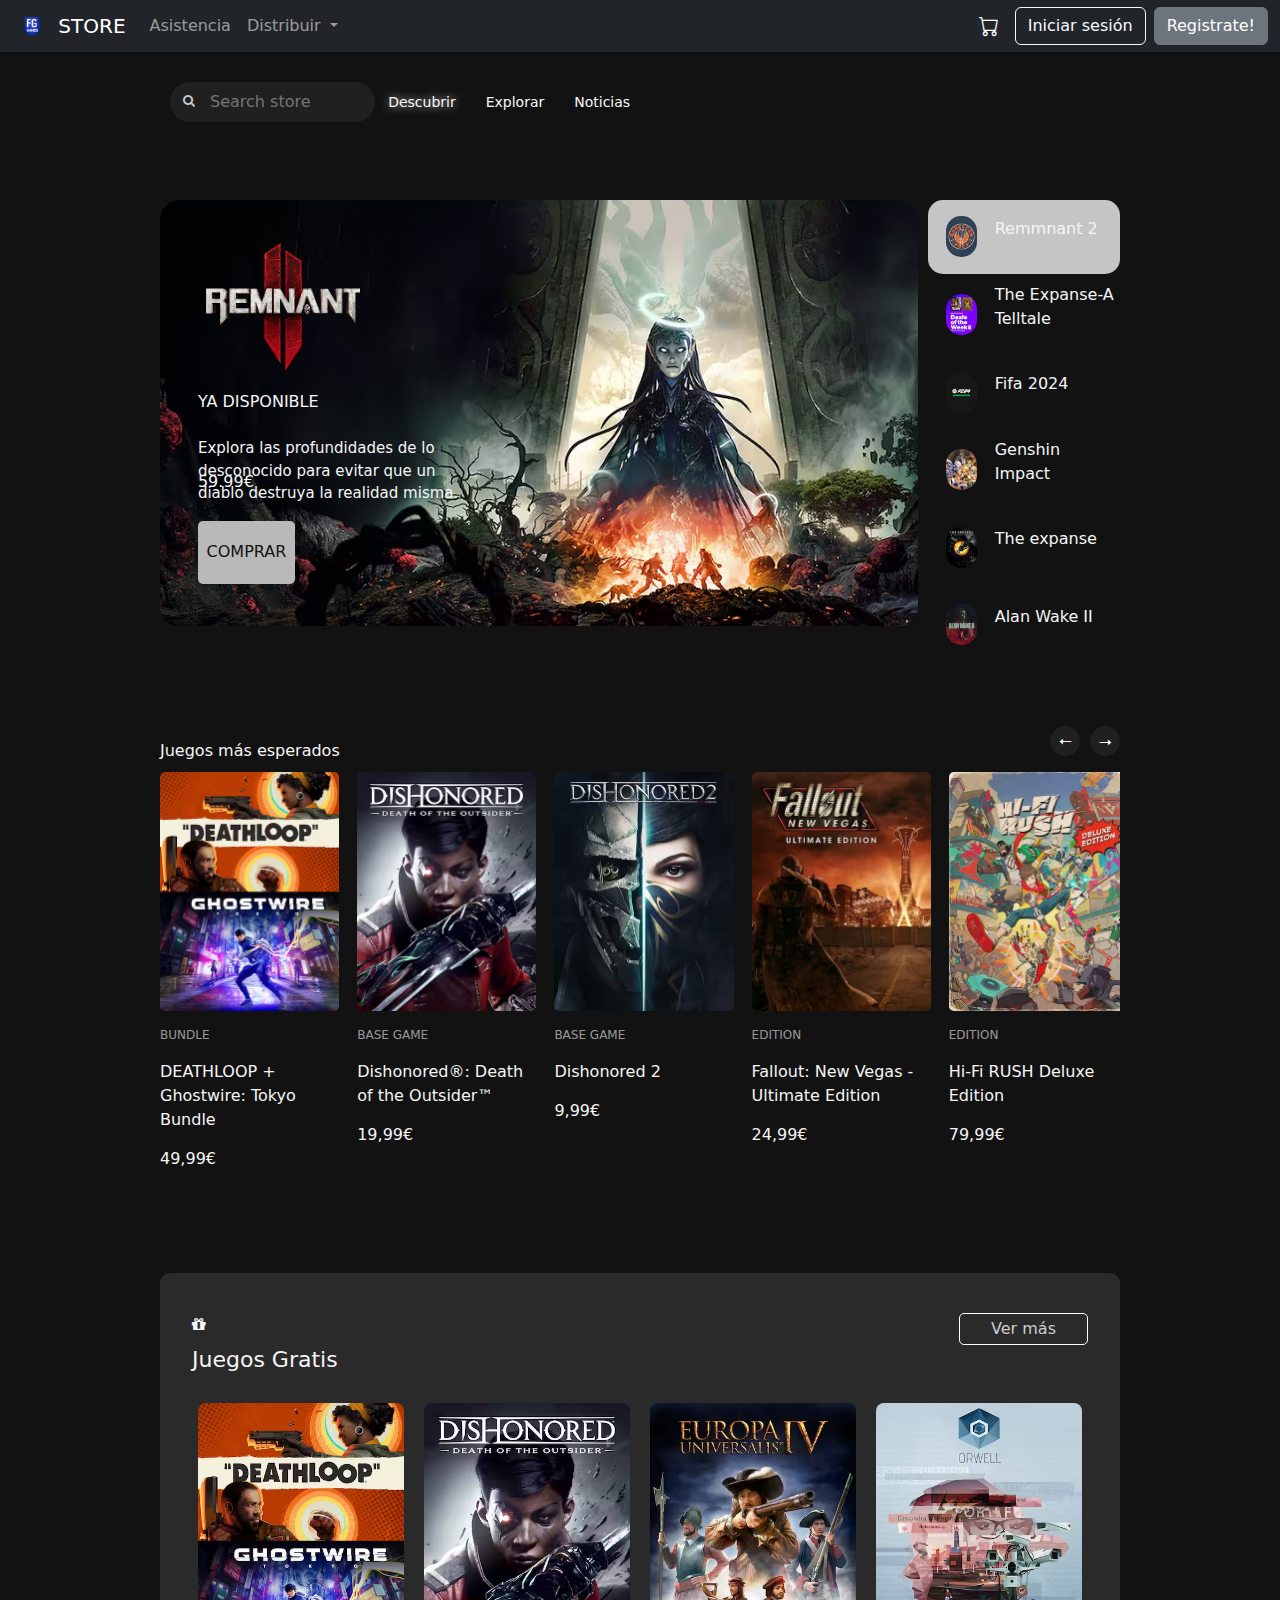
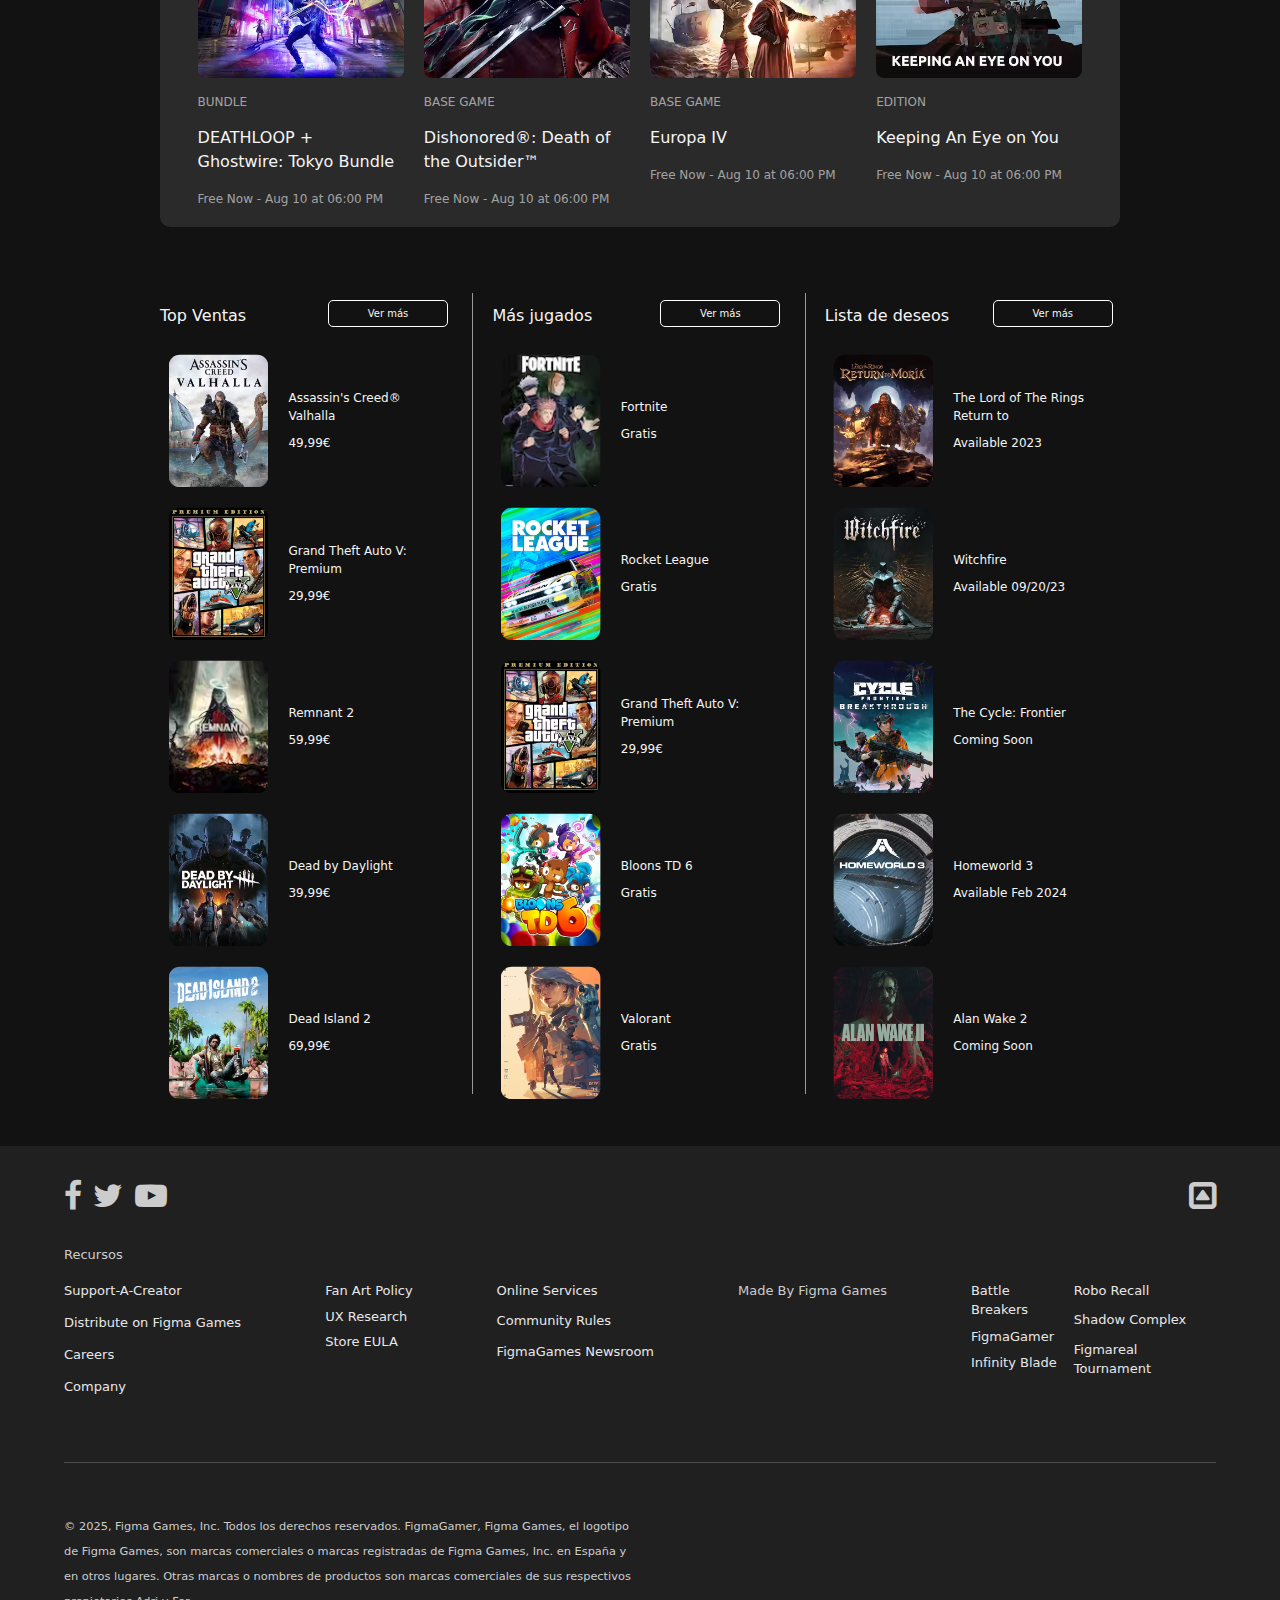
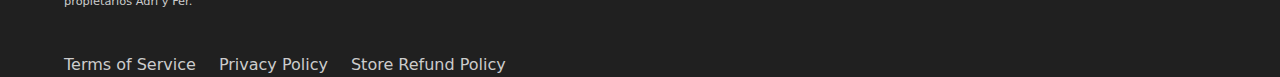
<file: html/index.html>
<!DOCTYPE html>
<html lang="es">
<head>
    <meta charset="UTF-8">
    <meta name="viewport" content="width=device-width, initial-scale=1.0">
    <link rel="stylesheet" href="../css/index.css">
    <title>FigmaGamer</title>
    <link href="https://cdn.jsdelivr.net/npm/bootstrap@5.3.0/dist/css/bootstrap.min.css" rel="stylesheet">
    <link rel="shortcut icon" href="../resources/images/logorecortado.png">
    <link rel="stylesheet" href="https://cdnjs.cloudflare.com/ajax/libs/font-awesome/4.7.0/css/font-awesome.min.css">
    <link rel="stylesheet" href="https://cdn.jsdelivr.net/npm/bootstrap-icons@1.11.3/font/bootstrap-icons.min.css">
</head>
<body>
  <header role="banner">
    <nav class="navbar navbar-expand-lg navbar-dark bg-dark" role="navigation" aria-label="Main Navigation">
      <div class="container-fluid">
          <a class="navbar-brand" href="#">
              <img src="../resources/images/logorecortado.png" alt="Epic Games Logo" height="30" class="d-inline-block align-top">
              STORE
          </a>
          <button class="navbar-toggler" type="button" data-bs-toggle="collapse" data-bs-target="#navbarContent" aria-controls="navbarContent" aria-expanded="false" aria-label="Toggle navigation">
              <span class="navbar-toggler-icon"></span>
          </button>
          <div class="collapse navbar-collapse customnav" id="navbarContent">
              <ul class="navbar-nav me-auto mb-2 mb-lg-0">
                  <li class="nav-item">
                      <a class="nav-link" href="#">Asistencia</a>
                  </li>
                  <li class="nav-item dropdown">
                      <a class="nav-link dropdown-toggle" href="#" id="navbarDropdown" role="button" data-bs-toggle="dropdown" aria-expanded="false">
                          Distribuir
                      </a>
                      <ul class="dropdown-menu bg-black" aria-labelledby="navbarDropdown">
                          <li><a class="dropdown-item text-light" href="#">Foro Comunidad</a></li>
                          <li class="separator"></li>
                          <li><a class="dropdown-item text-light" href="../html/contacto.html">Contacto</a></li>
                          <li class="separator"></li>
                          <li><a class="dropdown-item text-light" href="#">Información legal de uso</a></li>
                      </ul>
                  </li>
              </ul>
              <div class="d-flex align-items-center justify-content-center">
                <span class="text-white me-3 fs-5"><i class="bi bi-cart"></i></span>
                  <a href="../html/login.html" class="btn btn-outline-light me-2">Iniciar sesión</a>
                  <a class="btn btn-secondary" href="../html/registro.html">Registrate!</a>
              </div>
          </div>
      </div>
    </nav>
    <div class="nav" role="search">
      <div class="input-container">
        <i class="fa fa-search"></i>
        <input id="search" name="search" type="text" class="input active" placeholder="Search store"> 
      </div>
        <div class="abc">
          <span class="dsc text-light bta">Descubrir </span>
          <span class="dsc text-light"><a class="text-light" href="../html/gallery.html">Explorar</a></span>
          <span class="dsc text-light">Noticias</span>
        </div>
    </div>
  </header>
    
  <main>
    <article role="region" aria-label="Featured Games Carousel" class="mt-5">
      <div class="content-c">
        <div class="carousel">
          <div class="image-container" id="imgs">
            <div class="imgsi">
              <img src="../resources/images/egs-remnant-2-carousel-desktop-1920x1080-972d10451ff2.avif" alt="Imagen de Remnant 2"/>
              <div class="imgsin">
                <img src="../resources/images/egs-remnant-2-carousel-logo-350x289-1995138bba72.png" alt="Logotipo Remnant"/>
              </div>
              <div class="imgsindsc">
                <h1>YA DISPONIBLE</h1>
                <span class="descrip">Explora las profundidades de lo desconocido para evitar que un diablo destruya la realidad misma.</span>
              </div>
              <div class="imgsinprice">
                <span>59.99€</span>
                <a class="ac" href="#">COMPRAR</a>
              </div>
            </div>
            <div class="imgsi">
              <img src="../resources/images/en-dotw-wk2-desktop-carousel-asset-1920x1080-eec4856fd4a9.avif" alt="Imagen de Deals of the Week"/>
              <div class="imgsin">
                <img src="../resources/images/en-dotw-carousel-logo-350x206-a28ffa01e132.png" alt="Logotipo Deals of the Week">
              </div>
              <div class="imgsindsc">
                <h1>OFERTAS TODOS LOS MARTES</h1>
                <span>¡Ofertas semanales! No te lo pierdas.</span>
              </div>
            </div>
            <div class="imgsi">
              <img src="../resources/images/egs-fc24-ultimate-carousel-desktop-1920x1080-24ba0952c33e.avif" alt="Imagen de FIFA 2024 Ultimate"/>
              <div class="imgsin">
                <img src="../resources/images/egs-fc24-ultimate-carousel-logo-350x261-778d03f6f36d.png" alt="Logotipo FIFA 2024">
              </div>
              <div class="imgsindsc imgsindsc-custom-1">
                <h1>DISPONIBLE EL 29 DE SEPTIEMBRE</h1>
                <span class="descrip">Compra por adelantado la Ultimate Edition antes del 22 de agosto para obtener un jugador de la UCL o la UWCL.</span>
              </div>
              <div class="imgsinprice">
                <span>64.95€</span>
                <a class="ac" href="#">COMPRAR</a>
              </div>
            </div>
            <div class="imgsi">
              <img src="../resources/images/desktop-image-1248x702-1248x702-cf8b044c82ea.avif" alt="Imagen de Genshin Impact"/>
              <div class="imgsin imgsin-custom-1">
                <img src="../resources/images/genshin-impact-logo-en-v2-350x139-101962c8032b.png" alt="Logotipo Genshin Impact"/>
              </div>
              <div class="imgsindsc imgsindsc-custom-2">
                <h1>VERSIÓN 4.0 YA DISPONIBLE</h1>
                <span class="descrip">¡La versión 4.0 presenta la Nación de la Justicia y una impresionante exploración submarina con Lyney, Lynette y Freminet!</span>
              </div>
              <div class="imgsinprice">
                <span>79.99€</span>
                <a class="ac" href="#">COMPRAR</a>
              </div>
            </div>
            <div class="imgsi">
              <img src="../resources/images/egs-the-expanse-carousel-desktop-1920x1080-79d992de553e.avif" alt="Imagen de The Expanse"/>
              <div class="imgsin imgsin-custom-2">
                <img src="../resources/images/egs-the-expanse-carousel-logo-350x67-ff300c37a78d.png" alt="Logotipo The Expanse"/>
              </div>
              <div class="imgsindsc imgsindsc-custom-3">
                <h1>EPISODIO 1 - YA DISPONIBLE</h1>
                <span class="descrip">Desde buscar barcos hundidos hasta luchar contra piratas, experimenta el universo de The Expanse como nunca antes.</span>
              </div>
              <div class="imgsinprice imgsinprice-custom-1">
                <span>49.99€</span>
                <a class="ac" href="#">COMPRAR</a>
              </div>
            </div>
            <div class="imgsi">
              <img src="../resources/images/egs-alan-wake-2-carousel-desktop-1248x702-355ef4f0ddf5.avif" alt="Imagen de Alan Wake 2"/>
              <div class="imgsin imgsin-custom-3">
                <img src="../resources/images/egs-alan-wake-2-carousel-logo-350x100-25d89157f21e.png" alt="Logotipo Alan Wake 2"/>
              </div>
              <div class="imgsindsc imgsindsc-custom-4">
                <h1>MUY PRONTO</h1>
                <span class="descrip">Una serie de asesinatos rituales amenazan a Bright Falls en el nuevo horror de supervivencia psicoligal de Remedy.</span>
              </div>
              <div class="imgsinprice imgsinprice-custom-2">
                <span>59.99€</span>
                <a class="ac" href="#">COMPRAR</a>
              </div>
            </div>
          </div> 
        </div>
        <div class="side-content" role="complementary" aria-label="Sidebar Content">
          <div class="side-component">
            <img src="../resources/images/egs-quakecon-2023-carousel-thumb-1200x1600-9cf96818e471.avif" alt="QuakeCon Thumbnail">
            <p class="ph">Remmnant 2</p>
          </div>
          <div class="side-component">
            <img src="../resources/images/en-dotw-carousel-thumbnail-wk2-1200x1600-d33ff8e5911c.avif" alt="Deals of the Week Thumbnail">
            <p class="ph">The Expanse-A Telltale</p>
          </div>     
          <div class="side-component">
            <img src="../resources/images/egs-fc24-ultimate-carousel-thumb-1200x1600-deff2ea75f68.webp" alt="Fifa 2024 Thumbnail">
            <p class="ph">Fifa 2024</p>
          </div>      
          <div class="side-component">
            <img src="../resources/images/en-egs-genshin-4-0-carousel-thumb-1200x1600-03ca40dca1bd.avif" alt="Genshin Impact Thumbnail">
            <p class="ph">Genshin Impact</p>
          </div>      
          <div class="side-component">
            <img src="../resources/images/egs-the-expanse-carousel-thumb-1200x1600-df3b64022ca0.webp" alt="The Expanse Thumbnail">
            <p class="ph">The expanse</p>
          </div>      
          <div class="side-component">
            <img src="../resources/images/egs-alan-wake-2-carousel-thumb-1200x1600-1d7fdbdf2a3b.avif" alt="Alan Wake II Thumbnail">
            <p class="ph">Alan Wake II</p>
          </div>
        </div>
      </div>  
    </article>

    <article role="region" aria-label="Games Slider">
      <div class="AllQuake">
        <div class="QuakeCon">
          <h2><a href="#">Juegos más esperados</a></h2>
          <div class="Qlist1">
            <button id="left" class="Qlist" aria-label="Previous Slide"><span>⭠</span></button>
            <button id="right" class="Qlist" aria-label="Next Slide"><span>⭢</span></button>
          </div>
        </div>
        <div class="swipe-wrapper">
          <div class="cos" id="quake">
            <a class="swipe-content" href="">
              <img src="../resources/images/EGS_DEATHLOOPGhostwireTokyoBundle_ArkaneStudiosTangoGameworks_S2_1200x1600-c56438502662609a7fdb453ec38f3343.avif" alt="Deathloop Bundle">
              <span class="stitle">BUNDLE</span>
              <span class="sdsc">DEATHLOOP + Ghostwire: Tokyo Bundle</span>
              <span class="sprice">49,99€</span>
            </a>
            <a class="swipe-content" href="">
              <img src="../resources/images/EGS_DishonoredDeathoftheOutsider_ArkaneStudios_S2_1200x1600-acb1abddb047a40709f270fa623f1f02.avif" alt="Dishonored Death of the Outsider">
              <span class="stitle">BASE GAME</span>
              <span class="sdsc">Dishonored®: Death of the Outsider™</span>
              <span class="sprice">19,99€</span>
            </a>
            <a class="swipe-content" href="">
              <img src="../resources/images/EGS_Dishonored2_ArkaneStudios_S2_1200x1600-96a53bbf6b94c5c93e568faebeffeb69(1).avif" alt="Dishonored 2">
              <span class="stitle">BASE GAME</span>
              <span class="sdsc">Dishonored 2</span>
              <span class="sprice">9,99€</span>
            </a>
            <a class="swipe-content" href="">
              <img src="../resources/images/EGS_FalloutNewVegasUltimateEdition_ObsidianEntertainment_Editions_S2_1200x1600-45b1c7c6093bfc78539a8faeead2c929.avif" alt="Fallout New Vegas Ultimate Edition">
              <span class="stitle">EDITION</span>
              <span class="sdsc">Fallout: New Vegas - Ultimate Edition</span>
              <span class="sprice">24,99€</span>
            </a>
            <a class="swipe-content" href="">
              <img src="../resources/images/EGS_HiFiRUSHDeluxeEdition_TangoGameworks_Editions_S2_1200x1600-565af0d97a44124b1322218b5901da48.avif" alt="Hi-Fi RUSH Deluxe Edition">
              <span class="stitle">EDITION</span>
              <span class="sdsc">Hi-Fi RUSH Deluxe Edition</span>
              <span class="sprice">79,99€</span>
            </a>
            <a class="swipe-content" href="">
              <img src="../resources/images/EGS_DEATHLOOPGhostwireTokyoBundle_ArkaneStudiosTangoGameworks_S2_1200x1600-c56438502662609a7fdb453ec38f3343.avif" alt="Deathloop Bundle">
              <span class="stitle">BUNDLE</span>
              <span class="sdsc">DEATHLOOP + Ghostwire: Tokyo Bundle</span>
              <span class="sprice">27,95€</span>
            </a>
            <a class="swipe-content" href="">
              <img src="../resources/images/EGS_DishonoredDeathoftheOutsider_ArkaneStudios_S2_1200x1600-acb1abddb047a40709f270fa623f1f02.avif" alt="Dishonored Death of the Outsider">
              <span class="stitle">BASE GAME</span>
              <span class="sdsc">Dishonored®: Death of the Outsider™</span>
              <span class="sprice">29,99€</span>
            </a>
            <a class="swipe-content" href="">
              <img src="../resources/images/EGS_Dishonored2_ArkaneStudios_S2_1200x1600-96a53bbf6b94c5c93e568faebeffeb69(1).avif" alt="Dishonored 2">
              <span class="stitle">BASE GAME</span>
              <span class="sdsc">Dishonored 2</span>
              <span class="sprice">54,99€</span>
            </a>
            <a class="swipe-content" href="">
              <img src="../resources/images/EGS_FalloutNewVegasUltimateEdition_ObsidianEntertainment_Editions_S2_1200x1600-45b1c7c6093bfc78539a8faeead2c929.avif" alt="Fallout New Vegas Ultimate Edition">
              <span class="stitle">EDITION</span>
              <span class="sdsc">Fallout: New Vegas - Ultimate Edition</span>
              <span class="sprice">59,99€</span>
            </a>
            <a class="swipe-content" href="">
              <img src="../resources/images/EGS_HiFiRUSHDeluxeEdition_TangoGameworks_Editions_S2_1200x1600-565af0d97a44124b1322218b5901da48.avif" alt="Hi-Fi RUSH Deluxe Edition">
              <span class="stitle">EDITION</span>
              <span class="sdsc">Hi-Fi RUSH Deluxe Edition</span>
              <span class="sprice">79,99€</span>
            </a>
          </div>
        </div>
      </div>
    </article>

    <article role="region" aria-label="Free Games Offers">
      <div class="freegames-container">
        <div class="freegames">
          <div class="freegames-title">
            <i class="fa fa-gift"></i>
            <h2><a href="#">Juegos Gratis</a></h2>
          </div>
          <div class="freegames1">
            <a href="#" class="freegames-btn">Ver más</a>
          </div>
        </div>
        <div class="freegamesthumb">
          <a class="freegamesthumb-content" href="">
            <img src="../resources/images/EGS_DEATHLOOPGhostwireTokyoBundle_ArkaneStudiosTangoGameworks_S2_1200x1600-c56438502662609a7fdb453ec38f3343.avif" alt="Deathloop Bundle">
            <span class="stitle">BUNDLE</span>
            <span class="sdsc">DEATHLOOP + Ghostwire: Tokyo Bundle</span>
            <span class="stitle">Free Now - Aug 10 at 06:00 PM</span>
          </a>
          <a class="freegamesthumb-content" href="">
            <img src="../resources/images/EGS_DishonoredDeathoftheOutsider_ArkaneStudios_S2_1200x1600-acb1abddb047a40709f270fa623f1f02.avif" alt="Dishonored Death of the Outsider">
            <span class="stitle">BASE GAME</span>
            <span class="sdsc">Dishonored®: Death of the Outsider™</span>
            <span class="stitle">Free Now - Aug 10 at 06:00 PM</span>
          </a>
          <a class="freegamesthumb-content" href="">
            <img src="../resources/images/EGS_EuropaUniversalisIV_ParadoxDevelopmentStudioParadoxTinto_S4_1200x1600-381fe4bad2c0951566b465ab1a46726d.avif" alt="Europa IV">
            <span class="stitle">BASE GAME</span>
            <span class="sdsc">Europa IV</span>
            <span class="stitle">Free Now - Aug 10 at 06:00 PM</span>
          </a>
          <a class="freegamesthumb-content" href="">
            <img src="../resources/images/EGS_OrwellKeepinganEyeonYou_OsmoticStudios_S2_1200x1600-4e40d306f86fd5991b39b1aa200b9f74.avif" alt="Keeping An Eye on You">
            <span class="stitle">EDITION</span>
            <span class="sdsc">Keeping An Eye on You</span>
            <span class="stitle">Free Now - Aug 10 at 06:00 PM</span>
          </a>
        </div>
      </div>
    </article>

    <article role="region" aria-label="Game Collections">
      <div class="games-container">
        <div class="Games">
          <div class="top-games">
            <div class="game">
              <h2><a href="#" class="sdsc">Top Ventas</a></h2>
              <div>
                <a class="gbutton" href="#">Ver más</a>
              </div>
            </div>
            <div class="games">
              <img src="../resources/images/ACKINGDOMPREORDER_STANDARDEDITION_EPIC_Key_Art_Portrait_640x854-640x854-288120c5573756cb988b6c1968cebd86.avif" alt="Assassin's Creed Valhalla">
              <div class="games-dsc">
                <span>Assassin's Creed® Valhalla</span>
                <span>49,99€</span>
              </div>
            </div> 
            <div class="games">
              <img src="../resources/images/GTAV_EGS_Artwork_1200x1600_PortraitStoreBanner-1200x1600-382243057711adf80322ed2aeea42191.avif" alt="Grand Theft Auto V">
              <div class="games-dsc">
                <span>Grand Theft Auto V: Premium</span>
                <span>29,99€</span>
              </div>
            </div> 
            <div class="games">
              <img src="../resources/images/egs-remnant-2-carousel-thumb-1200x1600-ba81408e8583.avif" alt="Remnant 2">
              <div class="games-dsc">
                <span>Remnant 2</span>
                <span>59,99€</span>
              </div>
            </div> 
            <div class="games">
              <img src="../resources/images/EGS_DeadbyDaylight_BehaviourInteractive_S2_1200x1600-a1c30209e3b9fb63144daa9b5670f503.avif" alt="Dead by Daylight">
              <div class="games-dsc">
                <span>Dead by Daylight</span>
                <span>39,99€</span>
              </div>
            </div> 
            <div class="games">
              <img src="../resources/images/EGS_DeadIsland2_DeepSilverDambusterStudios_S2_1200x1600-efc5201842cf642eb45f73227cd0789b.avif" alt="Dead Island 2">
              <div class="games-dsc">
                <span>Dead Island 2</span>
                <span>69,99€</span>
              </div>
            </div> 
          </div>
          <div class="kl"></div>
          <div class="top-games">
            <div class="game">
              <h2><a href="#" class="sdsc">Más jugados</a></h2>
              <div>
                <a class="gbutton" href="#">Ver más</a>
              </div>
            </div>
            <div class="games">
              <img src="../resources/images/egs-fn-jujustu-kaisen-carousel-thumb-1200x1600-e07eeaa8c36f.avif" alt="Fortnite">
              <div class="games-dsc">
                <span>Fortnite</span>
                <span>Gratis</span>
              </div>
            </div> 
            <div class="games">
              <img src="../resources/images/EGS_RocketLeague_PsyonixLLC_S2_1200x1600-edcc4af1ea991205eb2346c6691cc99c.avif" alt="Rocket League">
              <div class="games-dsc">
                <span>Rocket League</span>
                <span>Gratis</span>
              </div>
            </div> 
            <div class="games">
              <img src="../resources/images/GTAV_EGS_Artwork_1200x1600_PortraitStoreBanner-1200x1600-382243057711adf80322ed2aeea42191.avif" alt="Grand Theft Auto V">
              <div class="games-dsc">
                <span>Grand Theft Auto V: Premium</span>
                <span>29,99€</span>
              </div>
            </div> 
            <div class="games">
              <img src="../resources/images/download-bloons-td-6-offer-100fo.avif" alt="Bloons TD 6">
              <div class="games-dsc">
                <span>Bloons TD 6</span>
                <span>Gratis</span>
              </div>
            </div> 
            <div class="games">
              <img src="../resources/images/EGS_VALORANT_RiotGames_S2_1200x1600-b911781672bac23a556586fb92c42983.avif" alt="Valorant">
              <div class="games-dsc">
                <span>Valorant</span>
                <span>Gratis</span>
              </div>
            </div> 
          </div>
          <div class="kl"></div>
          <div class="top-games">
            <div class="game">
              <h2><a href="#" class="sdsc">Lista de deseos</a></h2>
              <div>
                <a class="gbutton" href="#">Ver más</a>
              </div>
            </div>
            <div class="games">
              <img src="../resources/images/the-lord-of-the-rings-return-to-moria-tr0c9.avif" alt="The Lord of The Rings Return to Moria">
              <div class="games-dsc">
                <span>The Lord of The Rings Return to</span>
                <span>Available 2023</span>
              </div>
            </div> 
            <div class="games">
              <img src="../resources/images/witchfire-obly4.avif" alt="Witchfire">
              <div class="games-dsc">
                <span>Witchfire</span>
                <span>Available 09/20/23</span>
              </div>
            </div> 
            <div class="games">
              <img src="../resources/images/Tall_1200x1600-9683c180c4902dccfd2d15af2bbe37c0.webp" alt="The Cycle: Frontier">
              <div class="games-dsc">
                <span>The Cycle: Frontier</span>
                <span>Coming Soon</span>
              </div>
            </div> 
            <div class="games">
              <img src="../resources/images/EGS_Homeworld3_BlackbirdInteractive_S2_1200x1600-2080e2e3662c285b1c9efcb13f3a8d07.avif" alt="Homeworld 3">
              <div class="games-dsc">
                <span>Homeworld 3</span>
                <span>Available Feb 2024</span>
              </div>
            </div> 
            <div class="games">
              <img src="../resources/images/EGS_AlanWake2_RemedyEntertainment_S2_1200x1600-c7c8091ddac0f9669c8e5905bca88aaa.avif" alt="Alan Wake 2">
              <div class="games-dsc">
                <span>Alan Wake 2</span>
                <span>Coming Soon</span>
              </div>
            </div> 
          </div>
        </div>
      </div>
    </article>
  </main>

  <footer role="contentinfo">
    <div class="footer-container">
      <div class="footer-1">
        <i class="fa fa-facebook-f"></i>
        <i class="fa fa-twitter"></i>
        <i class="fa fa-youtube-play"></i>
      </div>
      <div class="footer-2">
        <i onclick="topFunction()" id="myBtn" class="fa fa-caret-square-o-up"></i>
      </div>
    </div>
    <div class="text-container">
      <div class="footer-text">
        <p>Recursos</p>
      </div>
      <div class="dsc-container d-flex flex-row justify-content-between">
        <div class="columnc">
          <span>Support-A-Creator</span>
          <span>Distribute on Figma Games</span>
          <span>Careers</span>
          <span>Company</span>
        </div>
        <div class="columnc">
          <span>Fan Art Policy</span>
          <span>UX Research</span>
          <span>Store EULA</span>
        </div>
        <div class="columnc">
          <span>Online Services</span>
          <span>Community Rules</span>
          <span>FigmaGames Newsroom</span>
        </div>
        <div class="footer-text">
          <p>Made By Figma Games</p>
        </div>
        <div class="dsc-container footer-made-by">
          <div class="columnc">
            <span>Battle Breakers</span>
            <span>FigmaGamer</span>
            <span>Infinity Blade</span>
          </div>
          <div class="columnc">
            <span>Robo Recall</span>
            <span>Shadow Complex</span>
            <span>Figmareal Tournament</span>
          </div>
        </div>
      </div>
      <hr class="footer-hr">
      <div class="rights">
        <p>© 2025, Figma Games, Inc. Todos los derechos reservados.
          FigmaGamer, Figma Games, el logotipo de Figma Games, son marcas
          comerciales o marcas registradas de Figma Games, Inc. en España y en
          otros lugares. Otras marcas o nombres de productos son marcas
          comerciales de sus respectivos propietarios Adri y Fer.</p>
      </div>
      <div class="footer-container footer-bottom">
        <div class="footer-1 footer-bottom-links">
          <span class="fs-6">Terms of Service</span>
          <span class="fs-6">Privacy Policy</span>
          <span class="fs-6">Store Refund Policy</span>
        </div>
        <div class="footer-2 footer-bottom-icons">
          <i title="Epic Games" class="text-color-nonactive eg-footer-icon-eg"></i>
          <i title="Unreal Engine" class="text-color-nonactive eg-footer-icon-ue"></i>
        </div>
      </div>
    </div>
  </footer>

  <script src="../js/index.js"></script>
  <script src="https://cdn.jsdelivr.net/npm/@popperjs/core@2.11.8/dist/umd/popper.min.js"></script>
  <script src="https://cdn.jsdelivr.net/npm/bootstrap@5.3.0/dist/js/bootstrap.min.js"></script>
</body>
</html>
</file>
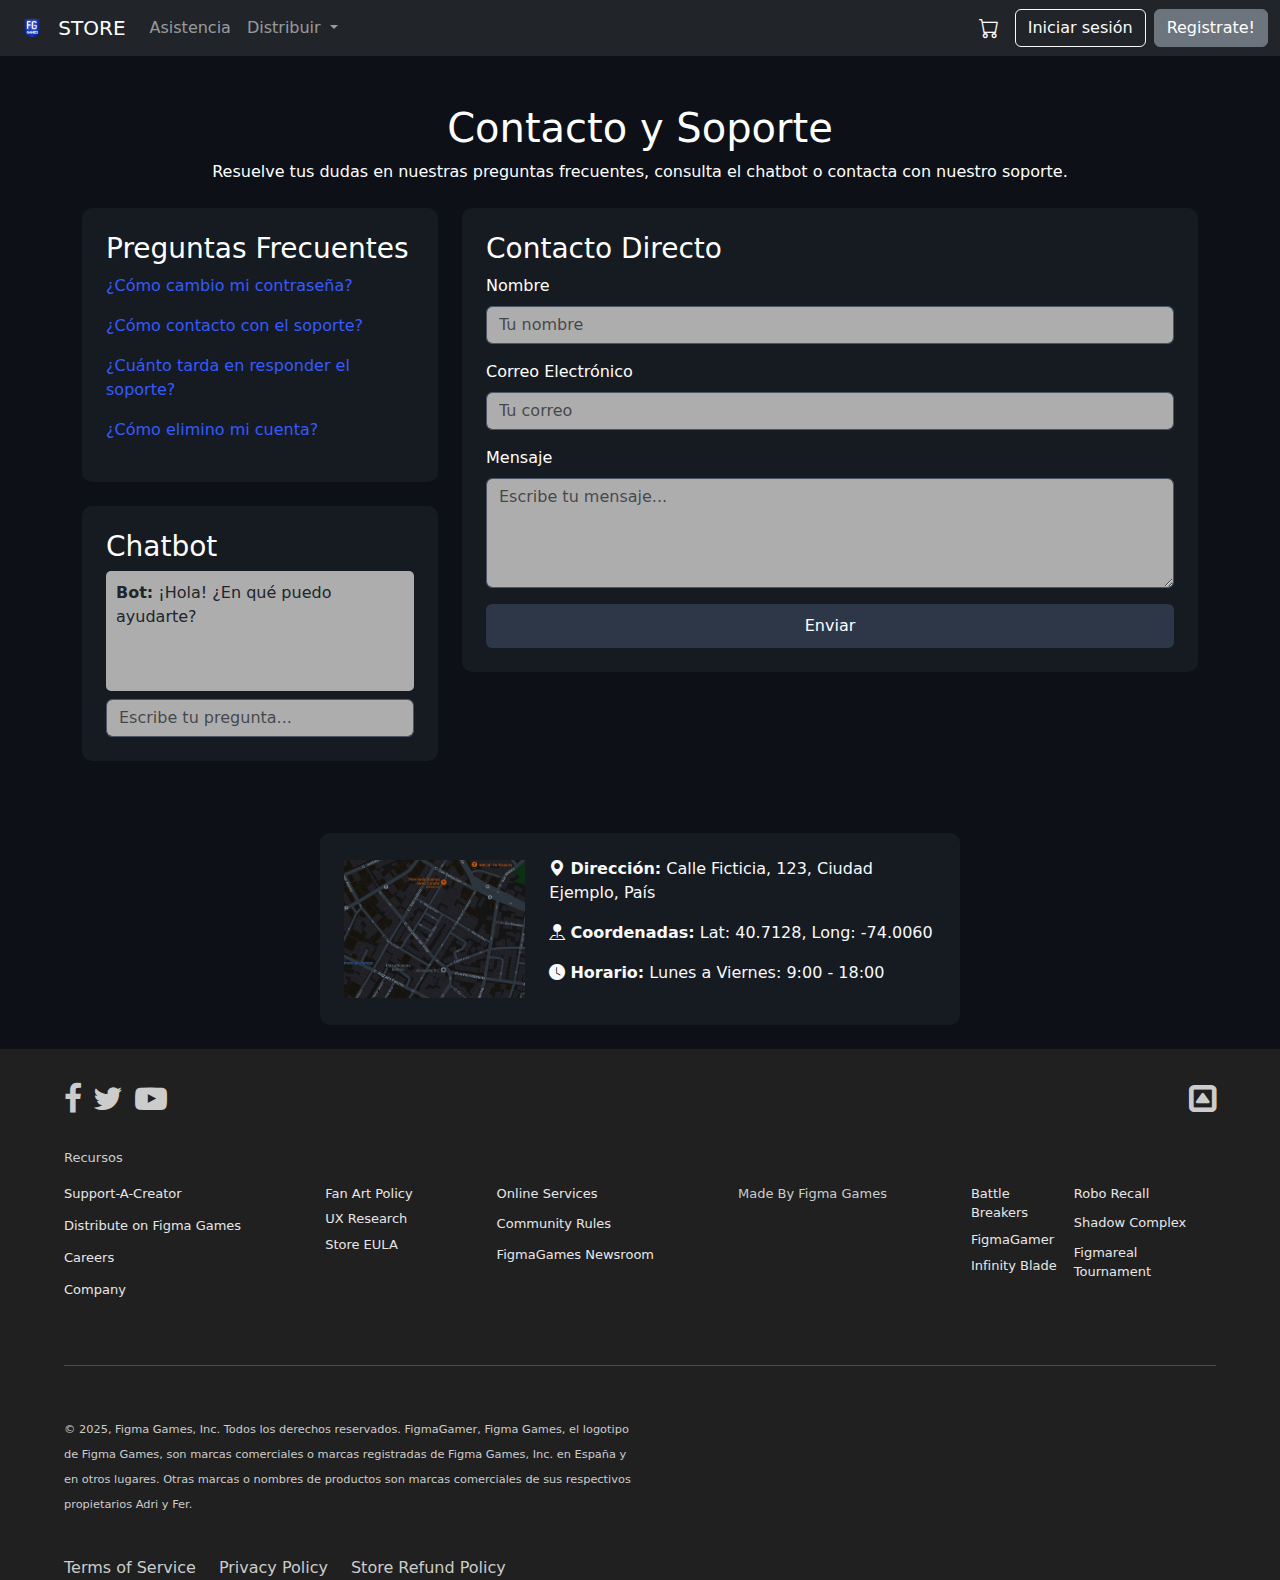
<file: html/contacto.html>
<!DOCTYPE html>
<html lang="es">
  <head>
    <meta charset="UTF-8">
    <meta name="viewport" content="width=device-width, initial-scale=1.0">
    <title>Contacto</title>
    <!-- Bootstrap CSS -->
    <link
      href="https://cdn.jsdelivr.net/npm/bootstrap@5.3.0/dist/css/bootstrap.min.css"
      rel="stylesheet">
    <link rel="stylesheet"
      href="https://cdn.jsdelivr.net/npm/bootstrap-icons@1.11.3/font/bootstrap-icons.min.css">
    <link rel="stylesheet" href="../css/contacto.css">
    <link rel="shortcut icon" href="../resources/images/logorecortado.png">
    <link rel="stylesheet"
      href="https://cdnjs.cloudflare.com/ajax/libs/font-awesome/4.7.0/css/font-awesome.min.css">
    <link rel="stylesheet"
      href="https://cdn.jsdelivr.net/npm/bootstrap-icons@1.11.3/font/bootstrap-icons.min.css">
  </head>
  <body>
    <header>
      <nav class="navbar navbar-expand-lg navbar-dark bg-dark">
        <div class="container-fluid">
          <a class="navbar-brand" href="../html/index.html">
            <img src="../resources/images/logorecortado.png"
              alt="Epic Games Logo" height="30"
              class="d-inline-block align-top">
            STORE
          </a>
          <button class="navbar-toggler" type="button" data-bs-toggle="collapse"
            data-bs-target="#navbarContent" aria-controls="navbarContent"
            aria-expanded="false" aria-label="Toggle navigation">
            <span class="navbar-toggler-icon"></span>
          </button>
          <div class="collapse navbar-collapse" id="navbarContent">
            <ul class="navbar-nav me-auto mb-2 mb-lg-0">
              <li class="nav-item">
                <a class="nav-link" href="#">Asistencia</a>
              </li>
              <li class="nav-item dropdown">
                <a class="nav-link dropdown-toggle" href="#" id="navbarDropdown"
                  role="button" data-bs-toggle="dropdown" aria-expanded="false">
                  Distribuir
                </a>
                <ul class="dropdown-menu bg-black"
                  aria-labelledby="navbarDropdown">
                  <li><a class="dropdown-item text-light " href="#">Foro
                      Comunidad</a></li>
                  <li class="separator"></li>
                  <li><a class="dropdown-item text-light"
                      href="../html/contacto.html">Contacto</a></li>
                  <li class="separator"></li>
                  <li><a class="dropdown-item text-light" href="#">Información
                      legal de uso</a></li>
                </ul>
              </li>
            </ul>
            <div class="d-flex align-items-center">
              <span class="text-white me-3 fs-5"><i
                  class="bi bi-cart"></i></span>
              <a href="../html/login.html"
                class="btn btn-outline-light me-2">Iniciar sesión</a>
              <a class="btn btn-secondary"
                href="../html/registro.html">Registrate!</a>
            </div>
          </div>
        </div>
      </nav>
    </header>
    <article>
      <div class="container py-5">
        <div class="text-center mb-4">
          <h1>Contacto y Soporte</h1>
          <p>Resuelve tus dudas en nuestras preguntas frecuentes, consulta el
            chatbot o contacta con nuestro soporte.</p>
        </div>
        <div class="row">
          <div class="col-md-4">
            <div class="card p-4 mb-4">
              <p class="h3 text-white">Preguntas Frecuentes</p>
              <p class="faq-item" onclick="toggleFaq('faq1')">¿Cómo cambio mi
                contraseña?</p>
              <p id="faq1" class="d-none text-light">Puedes cambiar tu
                contraseña en la configuración de tu cuenta.</p>
              <p class="faq-item" onclick="toggleFaq('faq2')">¿Cómo contacto con
                el soporte?</p>
              <p id="faq2" class="d-none text-light">Puedes enviarnos un correo
                a soporte@ejemplo.com.</p>
              <p class="faq-item" onclick="toggleFaq('faq3')">¿Cuánto tarda en
                responder el soporte?</p>
              <p id="faq3" class="d-none text-light">El soporte responde en un
                máximo de 24 horas.</p>
              <p class="faq-item" onclick="toggleFaq('faq4')">¿Cómo elimino mi
                cuenta?</p>
              <p id="faq4" class="d-none text-light">Para eliminar tu cuenta,
                contáctanos directamente desde el formulario.</p>
            </div>
            <div class="card p-4">
              <p class="h3 text-white">Chatbot</p>
              <div class="chatbot-box">
                <p><strong>Bot:</strong> ¡Hola! ¿En qué puedo ayudarte?</p>
              </div> 
              <label for="chatbot"></label>
              <input id="chatbot" name="chatbot" type="text" class="form-control mt-2"
                placeholder="Escribe tu pregunta...">
            </div>
            
          </div>
          <div class="col-md-8">
            <div class="card p-4">
              <p class="h3 text-white">Contacto Directo</p>
              <form>
                <div class="mb-3">
                  <label for="name" class="form-label">Nombre</label>
                  <input type="text" class="form-control" id="name"
                    placeholder="Tu nombre">
                </div>
                <div class="mb-3">
                  <label for="email" class="form-label">Correo
                    Electrónico</label>
                  <input type="email" class="form-control" id="email"
                    placeholder="Tu correo">
                </div>
                <div class="mb-3">
                  <label for="message" class="form-label">Mensaje</label>
                  <textarea class="form-control" id="message" rows="4"
                    placeholder="Escribe tu mensaje..."></textarea>
                </div>
                <button type="submit"
                  class="btn btn-primary bttn">Enviar</button>
              </form>
            </div>
          </div>
        </div>
      </div>
    </article>
      <article class="card p-4 my-4 w-50 h-50 d-flex flex-column justify-content-center align-items-center mx-auto">
        <div class="row align-items-center">
          <div class="col-md-4 text-center">
            <a href="https://www.google.es/maps/@43.3592366,-8.416325,18.5z?entry=ttu&g_ep=EgoyMDI1MDIxOS4xIKXMDSoASAFQAw%3D%3D" target="_blank">
              <img class="img-fluid" src="../resources/images/mapa.png" alt="Mapa de la tienda">

            </a>
          </div>
          <div class="col-md-8 text-light">
            <p><i class="bi bi-geo-alt-fill"></i> <strong>Dirección:</strong> Calle Ficticia, 123, Ciudad Ejemplo, País</p>
            <p><i class="bi bi-pin-map-fill"></i> <strong>Coordenadas:</strong> Lat: 40.7128, Long: -74.0060</p>
            <p><i class="bi bi-clock-fill"></i> <strong>Horario:</strong> Lunes a Viernes: 9:00 - 18:00</p>
          </div>
        </div>
      </article>
    <footer>
      <div class="footer-container">
        <div class="footer-1">
          <i class="fa fa-facebook-f"></i>
          <i class="fa fa-twitter"></i>
          <i class="fa fa-youtube-play"></i>
        </div>
        <div class="footer-2">
          <i onclick="topFunction()" id="myBtn"
            class="fa fa-caret-square-o-up"></i>
        </div>
      </div>
      <div class="text-container">
        <div class="footer-text">
          <p>Recursos</p>
        </div>
        <div class="dsc-container d-flex flex-row justify-content-between">
          <div class="columnc">
            <span>Support-A-Creator</span>
            <span>Distribute on Figma Games</span>
            <span>Careers</span>
            <span>Company</span>
          </div>
          <div class="columnc">
            <span>Fan Art Policy</span>
            <span>UX Research</span>
            <span>Store EULA</span>
          </div>
          <div class="columnc">
            <span>Online Services</span>
            <span>Community Rules</span>
            <span>FigmaGames Newsroom</span>
          </div>

          <div class="footer-text">
            <p>Made By Figma Games</p>
          </div>
          <div class="dsc-container footer-made-by">
            <div class="columnc">
              <span>Battle Breakers</span>
              <span>FigmaGamer</span>
              <span>Infinity Blade</span>
            </div>
            <div class="columnc">
              <span>Robo Recall</span>
              <span>Shadow Complex</span>
              <span>Figmareal Tournament</span>
            </div>
          </div>
        </div>
        <hr class="footer-hr">
        <div class="rights">
          <p>© 2025, Figma Games, Inc. Todos los derechos reservados.
            FigmaGamer, Figma Games, el logotipo de Figma Games, son marcas
            comerciales o marcas registradas de Figma Games, Inc. en España y en
            otros lugares. Otras marcas o nombres de productos son marcas
            comerciales de sus respectivos propietarios Adri y Fer.</p>
        </div>
        <div class="footer-container footer-bottom">
          <div class="footer-1 footer-bottom-links">
            <span class="fs-6">Terms of Service</span>
            <span class="fs-6">Privacy Policy</span>
            <span class="fs-6">Store Refund Policy</span>
          </div>
          <div class="footer-2 footer-bottom-icons">
            <i title="Epic Games"
              class="text-color-nonactive eg-footer-icon-eg"></i>
            <i title="Unreal Engine"
              class="text-color-nonactive eg-footer-icon-ue"></i>
          </div>
        </div>
      </div>
    </footer>

    <script src="../js/index.js"></script>
    <script
      src="https://cdn.jsdelivr.net/npm/bootstrap@5.3.0/dist/js/bootstrap.bundle.min.js"></script>
    <script src="../js/contacto.js"></script>
  </body>
</html>
</file>
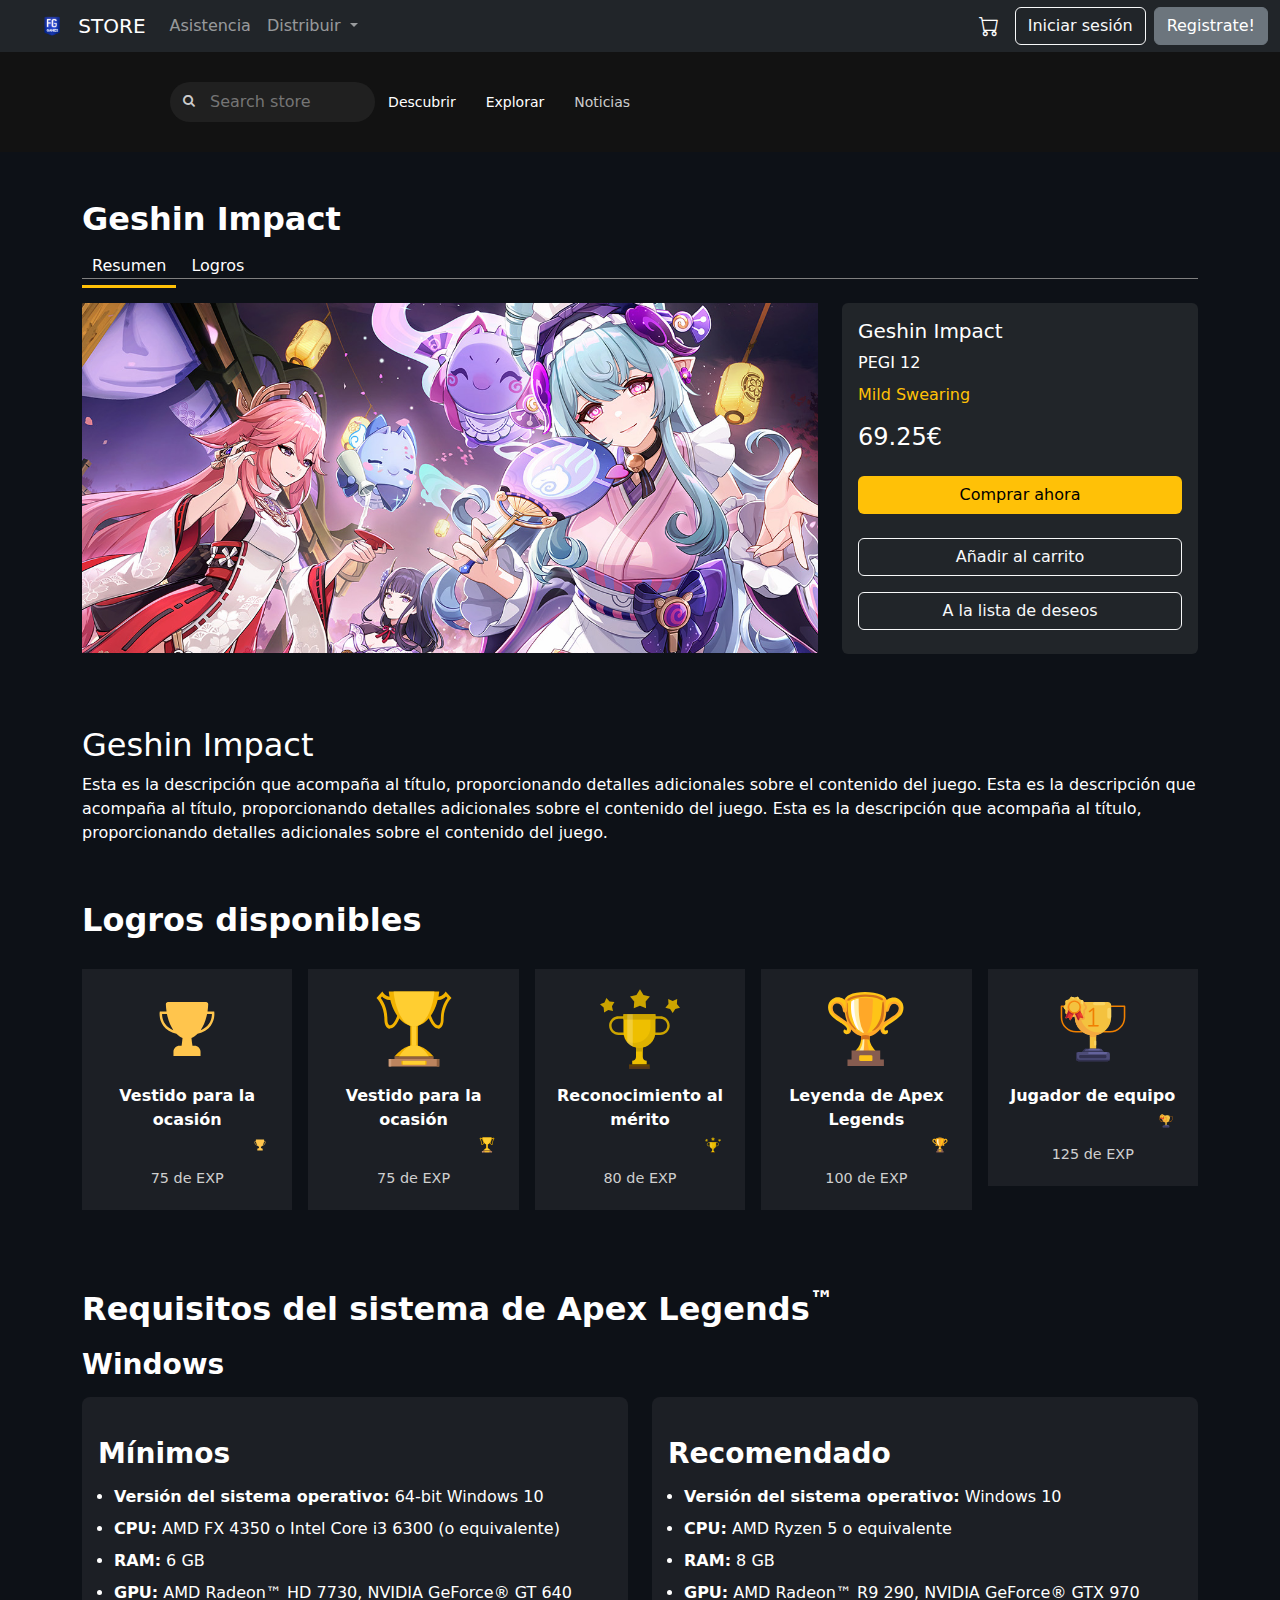
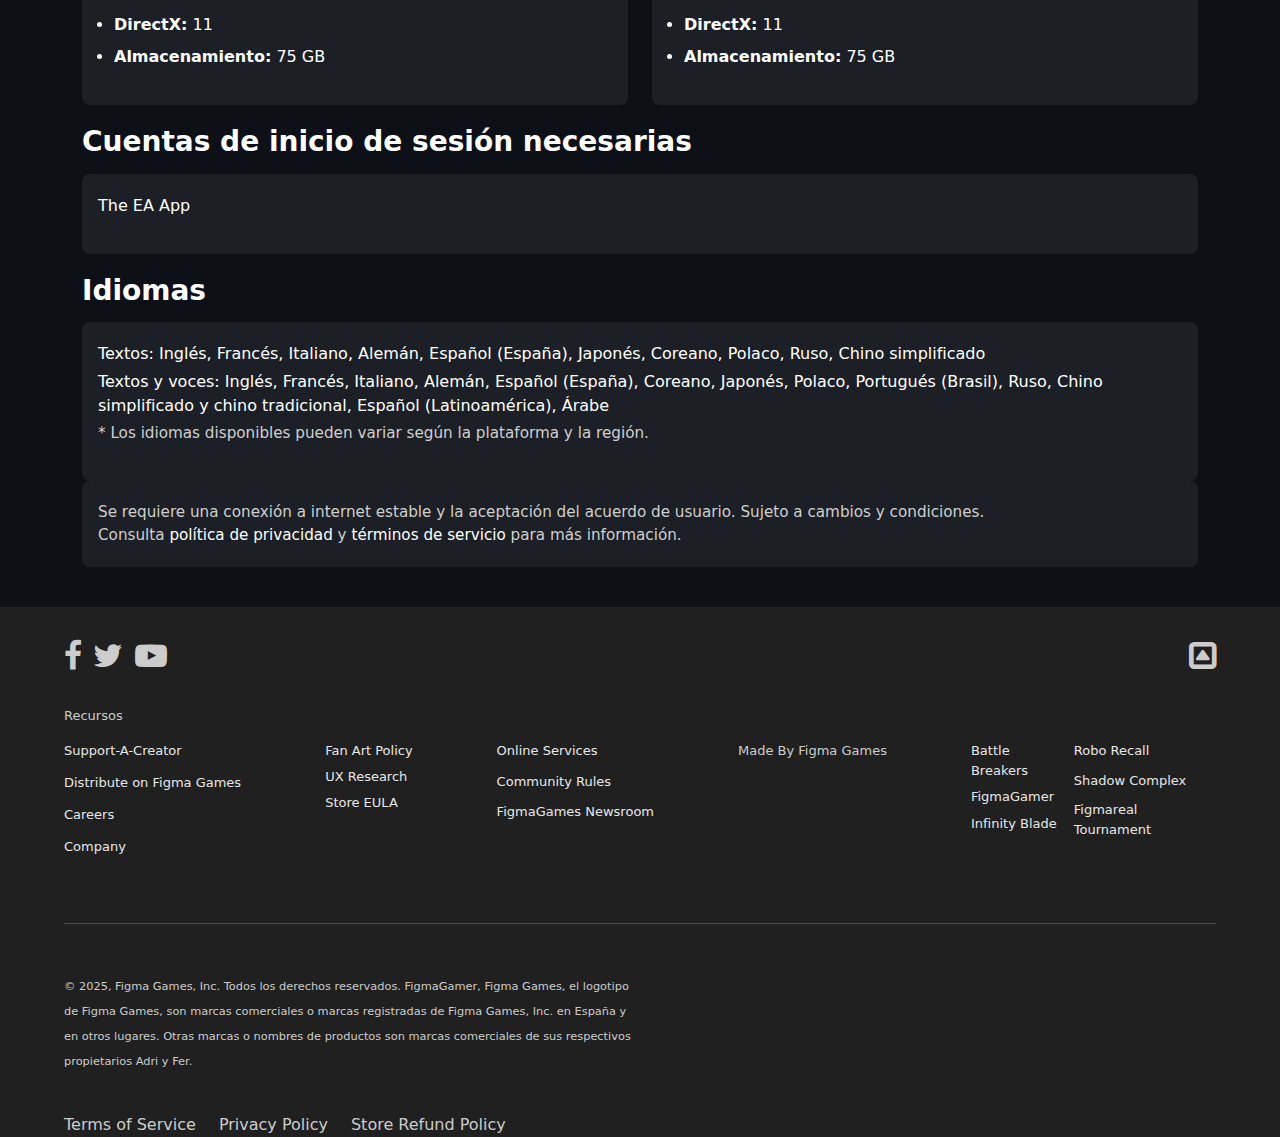
<file: html/detail.html>
<!DOCTYPE html>
<html lang="es">
  <head>
    <meta charset="utf-8">
    <meta http-equiv="X-UA-Compatible" content="IE=edge">
    <title>Detalle</title>
    <meta name="description" content>
    <meta name="viewport" content="width=device-width, initial-scale=1">
    <link
      href="https://cdn.jsdelivr.net/npm/bootstrap@5.3.0/dist/css/bootstrap.min.css"
      rel="stylesheet">
    <link rel="stylesheet"
      href="https://cdn.jsdelivr.net/npm/bootstrap-icons@1.11.0/font/bootstrap-icons.css">
    <link rel="stylesheet"
      href="https://cdnjs.cloudflare.com/ajax/libs/font-awesome/4.7.0/css/font-awesome.min.css">
    <link rel="stylesheet" href="../css/detail.css">
  </head>
  <body>
    <header role="banner">
      <nav class="navbar navbar-expand-lg navbar-dark bg-dark" role="navigation" aria-label="Principal">
        <div class="container-fluid">
          <a class="navbar-brand" href="../html/index.html">
            <img src="../resources/images/logorecortado.png"
              alt="Logo de Epic Games" height="30"
              class="d-inline-block align-top">
            STORE
          </a>
          <button class="navbar-toggler" type="button"
            data-bs-toggle="collapse"
            data-bs-target="#navbarContent"
            aria-controls="navbarContent" aria-expanded="false"
            aria-label="Mostrar navegación">
            <span class="navbar-toggler-icon"></span>
          </button>
          <div class="collapse navbar-collapse customnav"
            id="navbarContent">
            <ul class="navbar-nav me-auto mb-2 mb-lg-0">
              <li class="nav-item">
                <a class="nav-link" href="#" aria-label="Asistencia">Asistencia</a>
              </li>
              <li class="nav-item dropdown">
                <a class="nav-link dropdown-toggle" href="#"
                  id="navbarDropdown" role="button"
                  data-bs-toggle="dropdown"
                  aria-expanded="false" aria-haspopup="true"
                  aria-label="Distribuir opciones">
                  Distribuir
                </a>
                <ul class="dropdown-menu bg-black"
                  aria-labelledby="navbarDropdown">
                  <li>
                    <a class="dropdown-item text-light" href="#" aria-label="Foro Comunidad">Foro Comunidad</a>
                  </li>
                  <li class="separator"></li>
                  <li>
                    <a class="dropdown-item text-light" href="../html/contacto.html" aria-label="Contacto">Contacto</a>
                  </li>
                  <li class="separator"></li>
                  <li>
                    <a class="dropdown-item text-light" href="#" aria-label="Información legal de uso">Información legal de uso</a>
                  </li>
                </ul>
              </li>
            </ul>
            <div class="d-flex align-items-center justify-content-center" role="group" aria-label="Acciones de usuario">
              <span class="text-white me-3 fs-5" aria-hidden="true"><i class="bi bi-cart"></i></span>
              <a href="../html/login.html" class="btn btn-outline-light me-2" aria-label="Iniciar sesión">Iniciar sesión</a>
              <a class="btn btn-secondary" aria-label="Registrate" href="../html/registro.html">Registrate!</a>
            </div>
          </div>
        </div>
      </nav>
      <div class="nav" role="search" aria-label="Buscar en la tienda">
        <div class="input-container">
          <i class="fa fa-search" aria-hidden="true"></i>
          <input type="text" class="input active"
            placeholder="Search store" aria-label="Buscar tienda">
        </div>
        <div class="abc" role="navigation" aria-label="Navegación secundaria">
          <span class="dsc"><a href="../html/index.html">Descubrir</a></span>
          <span class="dsc"><a href="../html/gallery.html">Explorar</a></span>
          <span class="dsc">Noticias</span>
        </div>
      </div>
    </header>

    <main role="main">
      <div class="container py-5">
        <h1 id="gameTitle" class="game-title">Genshin Impact</h1>
        <div class="summary-tabs mt-3" role="tablist" aria-label="Resumen y logros">
          <a href="#" class="tab-link active" role="tab" aria-selected="true">Resumen</a>
          <a href="#" class="tab-link" role="tab" aria-selected="false">Logros</a>
        </div>
        <div class="row">
          <div class="col-md-8">
            <div class="mt-4 w-100 h-100">
              <img id="gameImage" src="../resources/images/genshin.png"
                alt="Imagen del juego Genshin Impact"
                class="img-fluid game-image w-100">
            </div>
          </div>
          <div class="col-md-4">
            <div class="card bg-dark text-white border-0 mt-4" role="region" aria-labelledby="cardTitle">
              <div class="card-body">
                <p  id="cardTitle" class="card-title h5 text-white">Citizen Sleeper 2</p>
                <p class="mb-2">PEGI 12</p>
                <p class="text-warning">Mild Swearing</p>
                <h4 id="gamePrice" class="mt-3">22,39 €</h4>
                <button class="btn w-100 my-3 yellow-button " aria-label="Comprar ahora">Comprar ahora</button>
                <button class="btn btn-outline-light w-100 my-2" aria-label="Añadir al carrito">Añadir al carrito</button>
                <button class="btn btn-outline-light w-100 my-2" aria-label="Añadir a la lista de deseos">A la lista de deseos</button>
              </div>
            </div>
          </div>
        </div>
      </div> <!-- Cierre de container -->
      <!-- Nuevo contenedor de ancho completo -->
      <div class="container mt-4">
        <div class="row">
          <div class="col-12">
            <h2 id="pTitle">Título del párrafo</h2>
            <p>Esta es la descripción que acompaña al título, proporcionando detalles adicionales sobre el contenido del juego. Esta es la descripción que acompaña al título, proporcionando detalles adicionales sobre el contenido del juego. Esta es la descripción que acompaña al título, proporcionando detalles adicionales sobre el contenido del juego.</p>
          </div>
        </div>
      </div>
      <section id="achievements" class="achievements-section" aria-labelledby="achievementsTitle">
        <div class="container">
          <h2 id="achievementsTitle" class="text-white">Logros disponibles</h2>
          <div class="row row-cols-1 row-cols-sm-2 row-cols-md-3 row-cols-lg-5 g-3">
            <div class="col">
              <div class="achievement-card" role="article" aria-label="Logro: Vestido para la ocasión">
                <img src="../resources/images/trophy1.svg" alt="Logro 1: Vestido para la ocasión">
                <div class="achievement-card-title">Vestido para la ocasión</div>
                <div class="achievement-card-exp">
                  <img src="../resources/images/trophy1.svg" alt="EXP 75" class="trophyimg">
                  75 de EXP
                </div>
              </div>
            </div>
            <!-- Logro 2 -->
            <div class="col">
              <div class="achievement-card" role="article" aria-label="Logro: Vestido para la ocasión">
                <img src="../resources/images/trophy2.svg" alt="Logro 2: Vestido para la ocasión">
                <div class="achievement-card-title">Vestido para la ocasión</div>
                <div class="achievement-card-exp">
                  <img src="../resources/images/trophy2.svg" alt="EXP 75" class="trophyimg">
                  75 de EXP
                </div>
              </div>
            </div>
            <!-- Logro 3 -->
            <div class="col">
              <div class="achievement-card" role="article" aria-label="Logro: Reconocimiento">
                <img src="../resources/images/trophy3.svg" alt="Logro 3: Reconocimiento">
                <div class="achievement-card-title">Reconocimiento al mérito</div>
                <div class="achievement-card-exp">
                  <img src="../resources/images/trophy3.svg" alt="EXP 80" class="trophyimg">
                  80 de EXP
                </div>
              </div>
            </div>
            <!-- Logro 4 -->
            <div class="col">
              <div class="achievement-card" role="article" aria-label="Logro: Leyenda de Apex">
                <img src="../resources/images/trophy4.svg" alt="Logro 4: Leyenda de Apex">
                <div class="achievement-card-title">Leyenda de Apex Legends</div>
                <div class="achievement-card-exp">
                  <img src="../resources/images/trophy4.svg" alt="EXP 100" class="trophyimg">
                  100 de EXP
                </div>
              </div>
            </div>
            <!-- Logro 5 -->
            <div class="col">
              <div class="achievement-card" role="article" aria-label="Logro: Jugador de equipo">
                <img src="../resources/images/trophy5.svg" alt="Logro 5: Jugador de equipo">
                <div class="achievement-card-title">Jugador de equipo</div>
                <div class="achievement-card-exp">
                  <img src="../resources/images/trophy5.svg" alt="EXP 125" class="trophyimg">
                  125 de EXP
                </div>
              </div>
            </div>
          </div>
        </div>
      </section>
      <section class="requirements-section" aria-labelledby="requirementsTitle">
        <div class="container">
          <!-- Título principal -->
          <h2 id="requirementsTitle">Requisitos del sistema de Apex Legends<sup>™</sup></h2>
          <!-- Sección Windows -->
          <h3>Windows</h3>
          <div class="row">
            <!-- Mínimos -->
            <div class="col-md-6">
              <div class="req-box" role="region" aria-label="Requisitos mínimos para Windows">
                <h3 class=" ps-3">Mínimos</h3>
                <ul>
                  <li><strong>Versión del sistema operativo:</strong> 64-bit Windows 10</li>
                  <li><strong>CPU:</strong> AMD FX 4350 o Intel Core i3 6300 (o equivalente)</li>
                  <li><strong>RAM:</strong> 6 GB</li>
                  <li><strong>GPU:</strong> AMD Radeon™ HD 7730, NVIDIA GeForce® GT 640</li>
                  <li><strong>DirectX:</strong> 11</li>
                  <li><strong>Almacenamiento:</strong> 75 GB</li>
                </ul>
              </div>
            </div>
            <!-- Recomendado -->
            <div class="col-md-6">
              <div class="req-box" role="region" aria-label="Requisitos recomendados para Windows">
                <h3 class=" ps-3">Recomendado</h3>
                <ul>
                  <li><strong>Versión del sistema operativo:</strong> Windows 10</li>
                  <li><strong>CPU:</strong> AMD Ryzen 5 o equivalente</li>
                  <li><strong>RAM:</strong> 8 GB</li>
                  <li><strong>GPU:</strong> AMD Radeon™ R9 290, NVIDIA GeForce® GTX 970</li>
                  <li><strong>DirectX:</strong> 11</li>
                  <li><strong>Almacenamiento:</strong> 75 GB</li>
                </ul>
              </div>
            </div>
          </div>
          <!-- Cuentas de inicio de sesión -->
          <h3>Cuentas de inicio de sesión necesarias</h3>
          <div class="req-box  ps-3" role="region" aria-label="Cuentas de inicio de sesión">
            <p>The EA App</p>
          </div>
          <!-- Idiomas -->
          <h3>Idiomas</h3>
          <div class="req-box ps-3" role="region" aria-label="Idiomas disponibles">
            <p class="mb-1">Textos: Inglés, Francés, Italiano, Alemán, Español (España), Japonés, Coreano, Polaco, Ruso, Chino simplificado</p>
            <p class="mb-1">Textos y voces: Inglés, Francés, Italiano, Alemán, Español (España), Coreano, Japonés, Polaco, Portugués (Brasil), Ruso, Chino simplificado y chino tradicional, Español (Latinoamérica), Árabe</p>
            <p class="subtitle">* Los idiomas disponibles pueden variar según la plataforma y la región.</p>
          </div>
          <!-- Descargo legal o notas finales -->
          <div class="req-box" role="region" aria-label="Notas legales">
            <p class="subtitle mb-0  ps-3">
              Se requiere una conexión a internet estable y la aceptación del acuerdo de usuario.
              Sujeto a cambios y condiciones. <br>
              Consulta <a href="#" class="text-decoration-none" aria-label="política de privacidad">política de privacidad</a> 
              y <a href="#" class="text-decoration-none" aria-label="términos de servicio">términos de servicio</a> para más información.
            </p>
          </div>
        </div>
      </section>
    </main>

    <footer>
      <div class="footer-container">
        <div class="footer-1" >
          <i class="fa fa-facebook-f" aria-hidden="true"></i>
          <i class="fa fa-twitter" aria-hidden="true"></i>
          <i class="fa fa-youtube-play" aria-hidden="true"></i>
        </div>
        <div class="footer-2">
          <i onclick="topFunction()" id="myBtn" class="fa fa-caret-square-o-up" aria-label="Volver arriba"></i>
        </div>
      </div>
      <div class="text-container">
        <div class="footer-text">
          <p>Recursos</p>
        </div>
        <div class="dsc-container d-flex flex-row justify-content-between" role="navigation" aria-label="Enlaces secundarios">
          <div class="columnc">
            <span>Support-A-Creator</span>
            <span>Distribute on Figma Games</span>
            <span>Careers</span>
            <span>Company</span>
          </div>
          <div class="columnc">
            <span>Fan Art Policy</span>
            <span>UX Research</span>
            <span>Store EULA</span>
          </div>
          <div class="columnc">
            <span>Online Services</span>
            <span>Community Rules</span>
            <span>FigmaGames Newsroom</span>
          </div>
          <div class="footer-text">
            <p>Made By Figma Games</p>
          </div>
          <div class="dsc-container footer-made-by" role="navigation" aria-label="Marcas colaboradoras">
            <div class="columnc">
              <span>Battle Breakers</span>
              <span>FigmaGamer</span>
              <span>Infinity Blade</span>
            </div>
            <div class="columnc">
              <span>Robo Recall</span>
              <span>Shadow Complex</span>
              <span>Figmareal Tournament</span>
            </div>
          </div>
        </div>
        <hr class="footer-hr" aria-hidden="true">
        <div class="rights">
          <p>© 2025, Figma Games, Inc. Todos los derechos reservados. FigmaGamer, Figma Games, el logotipo de Figma Games, son marcas comerciales o marcas registradas de Figma Games, Inc. en España y en otros lugares. Otras marcas o nombres de productos son marcas comerciales de sus respectivos propietarios Adri y Fer.</p>
        </div>
        <div class="footer-container footer-bottom">
          <div class="footer-1 footer-bottom-links">
            <span class="fs-6">Terms of Service</span>
            <span class="fs-6">Privacy Policy</span>
            <span class="fs-6">Store Refund Policy</span>
          </div>
          <div class="footer-2 footer-bottom-icons">
            <i title="Epic Games" class="text-color-nonactive eg-footer-icon-eg" aria-hidden="true"></i>
            <i title="Unreal Engine" class="text-color-nonactive eg-footer-icon-ue" aria-hidden="true"></i>
          </div>
        </div>
      </div>
    </footer>

    <script src="https://cdn.jsdelivr.net/npm/@popperjs/core@2.11.8/dist/umd/popper.min.js"></script>
    <script src="https://cdn.jsdelivr.net/npm/bootstrap@5.3.0/dist/js/bootstrap.min.js"></script>
    <script src="../js/detail.js"></script>
    <script src="../js/index.js"></script>
  </body>
</html>
</file>
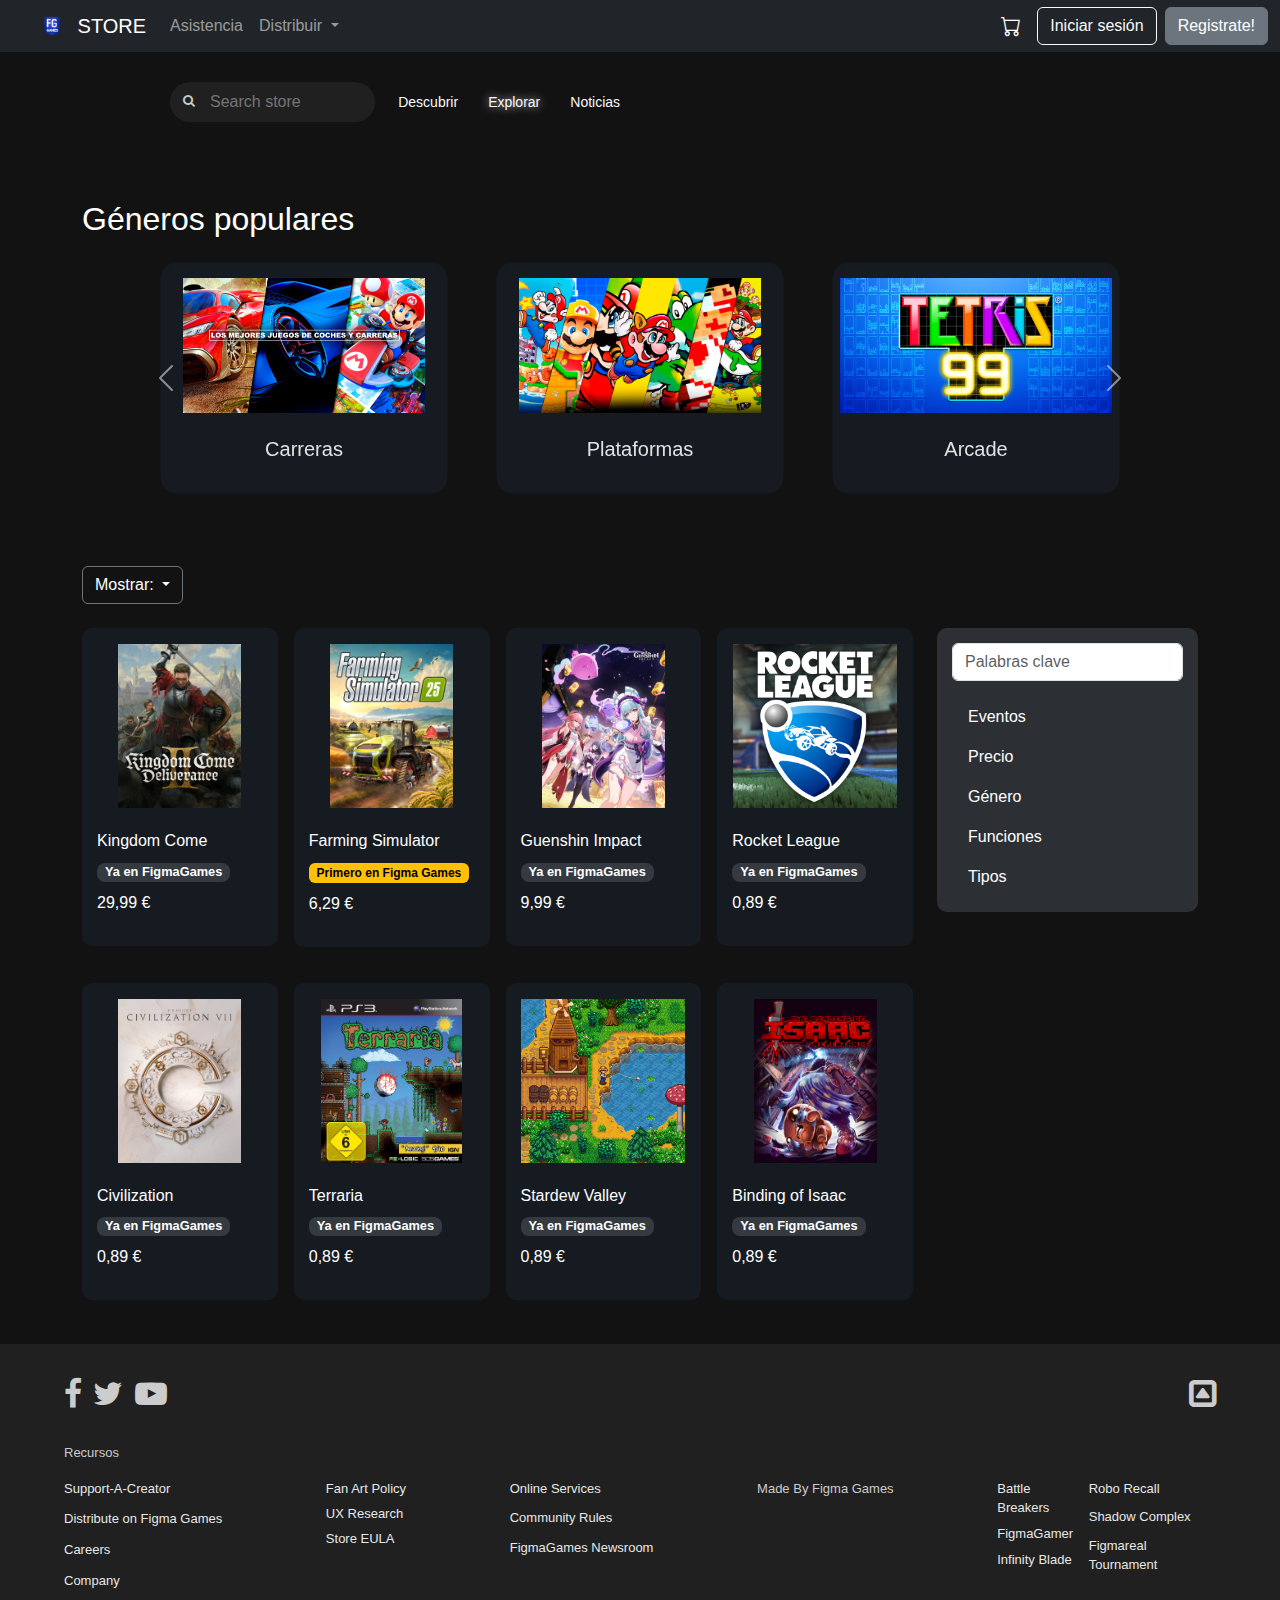
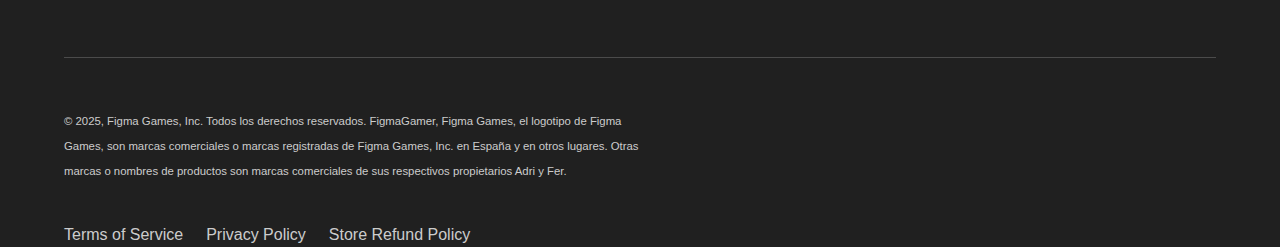
<file: html/gallery.html>
<!DOCTYPE html>
<html lang="es">
  <head>
    <meta charset="utf-8">
    <meta http-equiv="X-UA-Compatible" content="IE=edge">
    <title>Galeria</title>
    <meta name="description" content="Galería de juegos de la tienda">
    <meta name="viewport" content="width=device-width, initial-scale=1">
    <link
      href="https://cdn.jsdelivr.net/npm/bootstrap@5.3.0/dist/css/bootstrap.min.css"
      rel="stylesheet">
    <link rel="stylesheet"
      href="https://cdn.jsdelivr.net/npm/bootstrap-icons@1.11.3/font/bootstrap-icons.css">
    <link rel="stylesheet"
      href="https://cdnjs.cloudflare.com/ajax/libs/font-awesome/4.7.0/css/font-awesome.min.css">
    <link
      href="../css/gallery.css"
      rel="stylesheet">
  </head>
  <body>
    <header role="banner">
      <nav class="navbar navbar-expand-lg navbar-dark bg-dark" role="navigation" aria-label="Main Navigation">
        <div class="container-fluid">
            <a class="navbar-brand" href="../html/index.html">
                <img src="../resources/images/logorecortado.png" alt="Epic Games Logo" height="30" class="d-inline-block align-top">
                STORE
            </a>
            <button class="navbar-toggler" type="button" data-bs-toggle="collapse" data-bs-target="#navbarContent" aria-controls="navbarContent" aria-expanded="false" aria-label="Toggle navigation">
                <span class="navbar-toggler-icon"></span>
            </button>
            <div class="collapse navbar-collapse customnav" id="navbarContent">
                <ul class="navbar-nav me-auto mb-2 mb-lg-0">
                    <li class="nav-item">
                        <a class="nav-link" href="#">Asistencia</a>
                    </li>
                    <li class="nav-item dropdown">
                        <a class="nav-link dropdown-toggle" href="#" id="navbarDropdown" role="button" data-bs-toggle="dropdown" aria-expanded="false">
                            Distribuir
                        </a>
                        <ul class="dropdown-menu bg-black" aria-labelledby="navbarDropdown">
                            <li><a class="dropdown-item text-light" href="#">Foro Comunidad</a></li>
                            <li class="separator"></li>
                            <li><a class="dropdown-item text-light" href="../html/contacto.html">Contacto</a></li>
                            <li class="separator"></li>
                            <li><a class="dropdown-item text-light" href="#">Información legal de uso</a></li>
                        </ul>
                    </li>
                </ul>
                <div class="d-flex align-items-center justify-content-center">
                  <span class="text-white me-3 fs-5"><i class="bi bi-cart"></i></span>
                    <a href="../html/login.html" class="btn btn-outline-light me-2">Iniciar sesión</a>
                    <a class="btn btn-secondary" href="../html/registro.html">Registrate!</a>
                </div>
            </div>
        </div>
      </nav>
      <div class="nav" role="search">
        <div class="input-container">
          <i class="fa fa-search"></i>
          <input id="search" name="search" type="text" class="input active" placeholder="Search store"> 
        </div>
          <div class="abc">
            <span class="dsc text-light"><a class="text-light" href="../html/index.html">Descubrir</a> </span>
            <span class="dsc text-light bta"><a class="text-light" href="../html/gallery.html">Explorar</a></span>
            <span class="dsc text-light">Noticias</span>
          </div>
      </div>
    </header>

    <main role="main">
      <div class="container my-5" aria-label="Sección de Géneros Populares">
        <h2 class="mb-4 text-white" aria-level="2">Géneros populares</h2>
        <div id="genreCarousel" class="carousel slide" data-bs-ride="carousel" aria-label="Carrusel de géneros">
          <div class="carousel-inner" role="listbox">
            <!-- Carrusel Item 1 -->
            <div class="carousel-item active" role="option" aria-label="Primer conjunto de géneros">
              <div class="d-flex justify-content-center gap-5">
                <div class="card genre-card" role="group" aria-label="Género Carreras">
                  <img src="../resources/images/carreras.png"
                    alt="Carreras" role="img">
                  <div class="card-body">
                    <h5 class="genre-title" aria-level="3">Carreras</h5>
                  </div>
                </div>
                <div class="card genre-card" role="group" aria-label="Género Plataformas">
                  <img src="../resources/images/IOMYGXNRUVAZTK3JJ7DCE3LSTM.avif"
                    alt="Plataformas" role="img">
                  <div class="card-body">
                    <h5 class="genre-title" aria-level="3">Plataformas</h5>
                  </div>
                </div>
                <div class="card genre-card" role="group" aria-label="Género Arcade">
                  <img src="../resources/images/H2x1_NSwitchDS_Tetris99_image1600w.jpg"
                    alt="Arcade" role="img">
                  <div class="card-body">
                    <h5 class="genre-title" aria-level="3">Arcade</h5>
                  </div>
                </div>
              </div>
            </div>
            <!-- Carrusel Item 2 -->
            <div class="carousel-item" role="option" aria-label="Segundo conjunto de géneros">
              <div class="d-flex justify-content-center gap-5">
                <div class="card genre-card" role="group" aria-label="Género Deportes">
                  <img src="../resources/images/egs-fc24-ultimate-carousel-logo-350x261-778d03f6f36d.png"
                    alt="Deportes" role="img">
                  <div class="card-body">
                    <h5 class="genre-title" aria-level="3">Deportes</h5>
                  </div>
                </div>
                <div class="card genre-card" role="group" aria-label="Género Cartas">
                  <img src="../resources/images/hearthstone-heroes-of-warcraft-5x-booster-pack-pc-juego-battle-net-europe-cover.jpg"
                    alt="Cartas" role="img">
                  <div class="card-body">
                    <h5 class="genre-title" aria-level="3">Cartas</h5>
                  </div>
                </div>
                <div class="card genre-card" role="group" aria-label="Género Disparos">
                  <img src="../resources/images/egs-valorant-ep-7-act-1-breaker-1920x1080-39b521ddfc68.avif"
                    alt="Disparos" role="img">
                  <div class="card-body">
                    <h5 class="genre-title" aria-level="3">Disparos</h5>
                  </div>
                </div>
              </div>
            </div>
          </div>
          <!-- Controles del Carrusel -->
          <button class="carousel-control-prev" type="button"
            data-bs-target="#genreCarousel" data-bs-slide="prev" aria-label="Anterior">
            <span class="carousel-control-prev-icon" aria-hidden="true"></span>
            <span class="visually-hidden">Previous</span>
          </button>
          <button class="carousel-control-next" type="button"
            data-bs-target="#genreCarousel" data-bs-slide="next" aria-label="Siguiente">
            <span class="carousel-control-next-icon" aria-hidden="true"></span>
            <span class="visually-hidden">Next</span>
          </button>
        </div>
      </div>

      <div class="container py-4" aria-label="Listado de juegos">
        <div class="row align-items-start">
          <!-- Columna principal -->
          <div class="d-flex justify-content-between align-items-center mb-4" role="banner" aria-label="Encabezado del listado de juegos">
            <div class="dropdown" role="group" aria-label="Filtro de juegos">
              <button class="btn btn-secondary bg-transparent dropdown-toggle"
                type="button" id="filterDropdown"
                data-bs-toggle="dropdown" aria-expanded="false"
                aria-label="Mostrar opciones de filtro">
                Mostrar:
              </button>
              <ul class="dropdown-menu" aria-labelledby="filterDropdown" role="menu">
                <li role="none">
                  <a class="dropdown-item" href="#"
                    data-value="Nuevo lanzamiento" role="menuitem" aria-label="Nuevo lanzamiento">Nuevo lanzamiento</a>
                </li>
                <li role="none">
                  <a class="dropdown-item" href="#"
                    data-value="Popular" role="menuitem" aria-label="Popular">Popular</a>
                </li>
                <li role="none">
                  <a class="dropdown-item" href="#"
                    data-value="Recomendados" role="menuitem" aria-label="Recomendados">Recomendados</a>
                </li>
                <li role="none">
                  <a class="dropdown-item" href="#"
                    data-value="Todos" role="menuitem" aria-label="Todos">Todos</a>
                </li>
              </ul>
            </div>
          </div>

          <div class="col-lg-9" aria-label="Tarjetas de juegos">
            <div id="contenedorCards" class="row row-cols-1 row-cols-md-2 row-cols-lg-4 g-3" role="list">
              <!-- Tarjeta de juego -->
              <div class="col" role="listitem">
                <div class="card game-card" role="article" aria-label="Juego: Kingdom Come">
                  <img class="pt-3"
                    src="../resources/images/kingdomComepng.png"
                    alt="Imagen de Kingdom Come" role="img">
                  <div class="card-body">
                    <h6 class="mt-2" aria-level="4">Kingdom Come</h6>
                    <span class="badge badge-custom mt-1" aria-label="Estado: Ya en FigmaGames">Ya en FigmaGames</span>
                    <p class="mt-2" aria-label="Precio: 29,99 €">29,99 €</p>
                  </div>
                </div>
              </div>
              <!-- Tarjeta de juego -->
              <div class="col" role="listitem">
                <div class="card game-card" role="article" aria-label="Juego: Farming Simulator">
                  <img class="pt-3" src="../resources/images/farmSimulator.jpg"
                    alt="Imagen de Farming Simulator" role="img">
                  <div class="card-body">
                    <h6 class="mt-2" aria-level="4">Farming Simulator</h6>
                    <span class="badge badge-highlight mt-1" aria-label="Estado: Primero en FigmaGames">Primero en Figma Games</span>
                    <p class="mt-2" aria-label="Precio: 6,29 €">6,29 €</p>
                  </div>
                </div>
              </div>
              <!-- Tarjeta de juego -->
              <div class="col" role="listitem">
                <div class="card game-card" role="article" aria-label="Juego: Guenshin Impact">
                  <img class="pt-3" src="../resources/images/genshin.png"
                    alt="Imagen de Guenshin Impact" role="img">
                  <div class="card-body">
                    <h6 class="mt-2" aria-level="4">Guenshin Impact</h6>
                    <span class="badge badge-custom mt-1" aria-label="Estado: Ya en FigmaGames">Ya en FigmaGames</span>
                    <p class="mt-2" aria-label="Precio: 9,99 €">9,99 €</p>
                  </div>
                </div>
              </div>
              <!-- Tarjeta de juego -->
              <div class="col" role="listitem">
                <div class="card game-card" role="article" aria-label="Juego: Rocket League">
                  <img class="pt-3"
                    src="../resources/images/Rocket_League_coverart.jpg"
                    alt="Imagen de Rocket League" role="img">
                  <div class="card-body">
                    <h6 class="mt-2" aria-level="4">Rocket League</h6>
                    <span class="badge badge-custom mt-1" aria-label="Estado: Ya en FigmaGames">Ya en FigmaGames</span>
                    <p class="mt-2" aria-label="Precio: 0,89 €">0,89 €</p>
                  </div>
                </div>
              </div>
              <!-- Tarjeta de juego -->
              <div class="col" role="listitem">
                <div class="card game-card" role="article" aria-label="Juego: Civilization">
                  <img class="pt-3" src="../resources/images/civilization7.jpg"
                    alt="Imagen de Civilization" role="img">
                  <div class="card-body">
                    <h6 class="mt-2" aria-level="4">Civilization</h6>
                    <span class="badge badge-custom mt-1" aria-label="Estado: Ya en FigmaGames">Ya en FigmaGames</span>
                    <p class="mt-2" aria-label="Precio: 0,89 €">0,89 €</p>
                  </div>
                </div>
              </div>
              <!-- Tarjeta de juego -->
              <div class="col" role="listitem">
                <div class="card game-card" role="article" aria-label="Juego: Terraria">
                  <img class="pt-3" src="../resources/images/81+v6ue0cwL._AC_SL1500_.jpg"
                    alt="Imagen de Terraria" role="img">
                  <div class="card-body">
                    <h6 class="mt-2" aria-level="4">Terraria</h6>
                    <span class="badge badge-custom mt-1" aria-label="Estado: Ya en FigmaGames">Ya en FigmaGames</span>
                    <p class="mt-2" aria-label="Precio: 0,89 €">0,89 €</p>
                  </div>
                </div>
              </div>
              <!-- Tarjeta de juego -->
              <div class="col" role="listitem">
                <div class="card game-card" role="article" aria-label="Juego: Stardew Valley">
                  <img class="pt-3" src="../resources/images/stardew-valley-fishing.webp"
                    alt="Imagen de Stardew Valley" role="img">
                  <div class="card-body">
                    <h6 class="mt-2" aria-level="4">Stardew Valley</h6>
                    <span class="badge badge-custom mt-1" aria-label="Estado: Ya en FigmaGames">Ya en FigmaGames</span>
                    <p class="mt-2" aria-label="Precio: 0,89 €">0,89 €</p>
                  </div>
                </div>
              </div>
              <!-- Tarjeta de juego -->
              <div class="col" role="listitem">
                <div class="card game-card" role="article" aria-label="Juego: Binding of Isaac">
                  <img class="pt-3" src="../resources/images/isaac.jpg"
                    alt="Imagen de Binding of Isaac" role="img">
                  <div class="card-body">
                    <h6 class="mt-2" aria-level="4">Binding of Isaac</h6>
                    <span class="badge badge-custom mt-1" aria-label="Estado: Ya en FigmaGames">Ya en FigmaGames</span>
                    <p class="mt-2" aria-label="Precio: 0,89 €">0,89 €</p>
                  </div>
                </div>
              </div>
            </div>
          </div>

          <!-- Filtros -->
          <div id="filtros" class="col-lg-3" aria-label="Filtros de búsqueda">
            <div class="filters" role="region">
              <div class="mb-3">
                <input type="text"
                  class="form-control form-control-dark"
                  placeholder="Palabras clave" aria-label="Buscar por palabras clave">
              </div>
              <ul class="list-group">
                <li class="list-group-item bg-transparent text-white border-0" aria-label="Filtro: Eventos">Eventos</li>
                <li class="list-group-item bg-transparent text-white border-0" aria-label="Filtro: Precio">Precio</li>
                <li class="list-group-item bg-transparent text-white border-0" aria-label="Filtro: Género">Género</li>
                <li class="list-group-item bg-transparent text-white border-0" aria-label="Filtro: Funciones">Funciones</li>
                <li class="list-group-item bg-transparent text-white border-0" aria-label="Filtro: Tipos">Tipos</li>
              </ul>
            </div>
          </div>
        </div>
      </div>
    </main>

    <footer  aria-label="Pie de página">
      <div class="footer-container" role="region" aria-label="Redes sociales y navegación secundaria">
        <div class="footer-1" aria-label="Redes sociales">
          <i class="fa fa-facebook-f" role="img" aria-label="Facebook"></i>
          <i class="fa fa-twitter" role="img" aria-label="Twitter"></i>
          <i class="fa fa-youtube-play" role="img" aria-label="YouTube"></i>
        </div>
        <div class="footer-2">
          <i onclick="topFunction()" id="myBtn" class="fa fa-caret-square-o-up" role="button" tabindex="0" aria-label="Volver arriba"></i>
        </div>
      </div>
      <div class="text-container" role="region" aria-label="Enlaces y recursos">
        <div class="footer-text">
          <p>Recursos</p>
        </div>
        <div class="dsc-container d-flex flex-row justify-content-between" role="navigation" aria-label="Enlaces secundarios">
          <div class="columnc">
            <span aria-label="Support-A-Creator">Support-A-Creator</span>
            <span aria-label="Distribute on Figma Games">Distribute on Figma Games</span>
            <span aria-label="Careers">Careers</span>
            <span aria-label="Company">Company</span>
          </div>
          <div class="columnc">
            <span aria-label="Fan Art Policy">Fan Art Policy</span>
            <span aria-label="UX Research">UX Research</span>
            <span aria-label="Store EULA">Store EULA</span>
          </div>
          <div class="columnc">
            <span aria-label="Online Services">Online Services</span>
            <span aria-label="Community Rules">Community Rules</span>
            <span aria-label="FigmaGames Newsroom">FigmaGames Newsroom</span>
          </div>

          <div class="footer-text">
            <p>Made By Figma Games</p>
          </div>
          <div class="dsc-container footer-made-by" role="navigation" aria-label="Marcas colaboradoras">
            <div class="columnc">
              <span aria-label="Battle Breakers">Battle Breakers</span>
              <span aria-label="FigmaGamer">FigmaGamer</span>
              <span aria-label="Infinity Blade">Infinity Blade</span>
            </div>
            <div class="columnc">
              <span aria-label="Robo Recall">Robo Recall</span>
              <span aria-label="Shadow Complex">Shadow Complex</span>
              <span aria-label="Figmareal Tournament">Figmareal Tournament</span>
            </div>
          </div>
        </div>
        <hr class="footer-hr" aria-hidden="true">
        <div class="rights">
          <p>© 2025, Figma Games, Inc. Todos los derechos reservados. FigmaGamer, Figma Games, el logotipo de Figma Games, son marcas comerciales o marcas registradas de Figma Games, Inc. en España y en otros lugares. Otras marcas o nombres de productos son marcas comerciales de sus respectivos propietarios Adri y Fer.</p>
        </div>
        <div class="footer-container footer-bottom" role="navigation" aria-label="Enlaces legales">
          <div class="footer-1 footer-bottom-links">
            <span class="fs-6" aria-label="Terms of Service">Terms of Service</span>
            <span class="fs-6" aria-label="Privacy Policy">Privacy Policy</span>
            <span class="fs-6" aria-label="Store Refund Policy">Store Refund Policy</span>
          </div>
          <div class="footer-2 footer-bottom-icons">
            <i title="Epic Games" class="text-color-nonactive eg-footer-icon-eg" role="img" aria-label="Epic Games"></i>
            <i title="Unreal Engine" class="text-color-nonactive eg-footer-icon-ue" role="img" aria-label="Unreal Engine"></i>
          </div>
        </div>
      </div>
    </footer>

    <script src="https://cdn.jsdelivr.net/npm/@popperjs/core@2.11.8/dist/umd/popper.min.js"></script>
    <script src="https://cdn.jsdelivr.net/npm/bootstrap@5.3.0/dist/js/bootstrap.min.js"></script>
    <script src="../js/gallery.js"></script>
    <script src="../js/index.js"></script>
  </body>
</html>
</file>
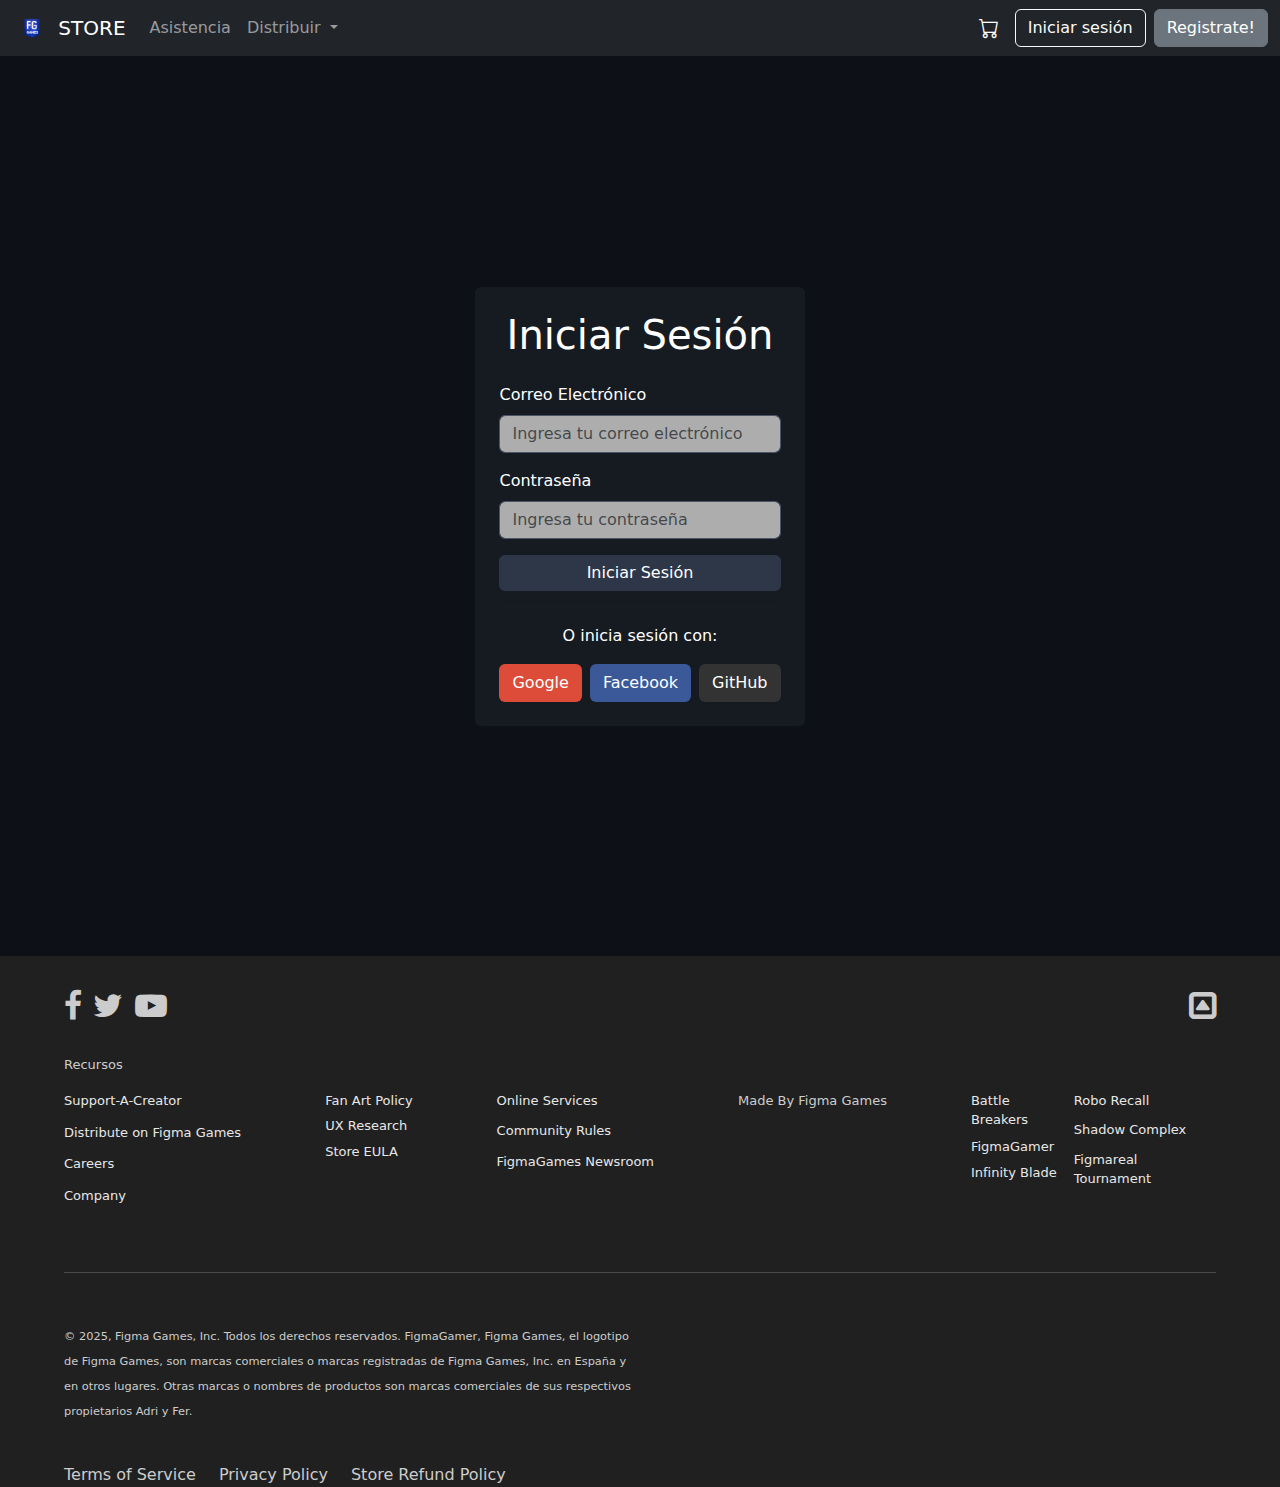
<file: html/login.html>
<!DOCTYPE html>
<html lang="es">
  <head>
    <meta charset="UTF-8">
    <meta name="viewport" content="width=device-width, initial-scale=1.0">

    <title>Login Accesible</title>
    <!-- Bootstrap CSS -->
    <link
      href="https://cdn.jsdelivr.net/npm/bootstrap@5.3.0/dist/css/bootstrap.min.css"
      rel="stylesheet">
    <link rel="stylesheet"
      href="https://cdn.jsdelivr.net/npm/bootstrap-icons@1.11.3/font/bootstrap-icons.min.css">
    <link rel="stylesheet" href="../css/login.css">
    <link rel="shortcut icon" href="../resources/images/logorecortado.png">
    <link rel="stylesheet"
      href="https://cdnjs.cloudflare.com/ajax/libs/font-awesome/4.7.0/css/font-awesome.min.css">
    <link rel="stylesheet"
      href="https://cdn.jsdelivr.net/npm/bootstrap-icons@1.11.3/font/bootstrap-icons.min.css">

  </head>
  <body>
    <header>
      <nav class="navbar navbar-expand-lg navbar-dark bg-dark">
        <div class="container-fluid">
          <a class="navbar-brand" href="../html/index.html">
            <img src="../resources/images/logorecortado.png"
              alt="Epic Games Logo" height="30"
              class="d-inline-block align-top">
            STORE
          </a>
          <button class="navbar-toggler" type="button" data-bs-toggle="collapse"
            data-bs-target="#navbarContent" aria-controls="navbarContent"
            aria-expanded="false" aria-label="Toggle navigation">
            <span class="navbar-toggler-icon"></span>
          </button>
          <div class="collapse navbar-collapse" id="navbarContent">
            <ul class="navbar-nav me-auto mb-2 mb-lg-0">
              <li class="nav-item">
                <a class="nav-link" href="#">Asistencia</a>
              </li>
              <li class="nav-item dropdown">
                <a class="nav-link dropdown-toggle" href="#" id="navbarDropdown"
                  role="button" data-bs-toggle="dropdown" aria-expanded="false">
                  Distribuir
                </a>
                <ul class="dropdown-menu bg-black"
                  aria-labelledby="navbarDropdown">
                  <li><a class="dropdown-item text-light " href="#">Foro
                      Comunidad</a></li>
                  <li class="separator"></li>
                  <li><a class="dropdown-item text-light"
                      href="../html/contacto.html">Contacto</a></li>
                  <li class="separator"></li>
                  <li><a class="dropdown-item text-light" href="#">Información
                      legal de uso</a></li>
                </ul>
              </li>
            </ul>
            <div class="d-flex align-items-center">
              <span class="text-white me-3 fs-5"><i
                  class="bi bi-cart"></i></span>
              <a href="#" class="btn btn-outline-light me-2">Iniciar sesión</a>
              <a class="btn btn-secondary"
                href="../html/registro.html">Registrate!</a>
            </div>
          </div>
        </div>
      </nav>
    </header>
    <div
      class="container d-flex justify-content-center align-items-center vh-100">
      <div class="card p-4">
        <h1 class="text-center mb-4">Iniciar Sesión</h1>
        <form role="form">
          <div class="mb-3">
            <label for="email" class="form-label">Correo Electrónico</label>
            <input type="email" class="form-control" id="email"
              placeholder="Ingresa tu correo electrónico"
              aria-describedby="emailHelp">
            <div id="emailHelp" class="form-text visually-hidden">Ingresa tu
              dirección de correo electrónico registrada.</div>
          </div>
          <div class="mb-3">
            <label for="password" class="form-label">Contraseña</label>
            <input type="password" class="form-control" id="password"
              placeholder="Ingresa tu contraseña"
              aria-describedby="passwordHelp">
            <div id="passwordHelp" class="form-text visually-hidden">Ingresa tu
              contraseña segura.</div>
          </div>
          <button type="submit" class="btn btn-primary w-100">Iniciar
            Sesión</button>
        </form>
        <hr>
        <p class="text-center">O inicia sesión con:</p>
        <div class="d-flex flex-wrap justify-content-center gap-2 divb">
          <a href="#" class="btn btn-google">Google</a>
          <a href="#" class="btn btn-facebook">Facebook</a>
          <a href="#" class="btn btn-github">GitHub</a>
        </div>
      </div>
    </div>

    <footer>
      <div class="footer-container">
        <div class="footer-1">
          <i class="fa fa-facebook-f"></i>
          <i class="fa fa-twitter"></i>
          <i class="fa fa-youtube-play"></i>
        </div>
        <div class="footer-2">
          <i onclick="topFunction()" id="myBtn"
            class="fa fa-caret-square-o-up"></i>
        </div>
      </div>
      <div class="text-container">
        <div class="footer-text">
          <p>Recursos</p>
        </div>
        <div class="dsc-container d-flex flex-row justify-content-between">
          <div class="columnc">
            <span>Support-A-Creator</span>
            <span>Distribute on Figma Games</span>
            <span>Careers</span>
            <span>Company</span>
          </div>
          <div class="columnc">
            <span>Fan Art Policy</span>
            <span>UX Research</span>
            <span>Store EULA</span>
          </div>
          <div class="columnc">
            <span>Online Services</span>
            <span>Community Rules</span>
            <span>FigmaGames Newsroom</span>
          </div>

          <div class="footer-text">
            <p>Made By Figma Games</p>
          </div>
          <div class="dsc-container footer-made-by">
            <div class="columnc">
              <span>Battle Breakers</span>
              <span>FigmaGamer</span>
              <span>Infinity Blade</span>
            </div>
            <div class="columnc">
              <span>Robo Recall</span>
              <span>Shadow Complex</span>
              <span>Figmareal Tournament</span>
            </div>
          </div>
        </div>
        <hr class="footer-hr">
        <div class="rights">
          <p>© 2025, Figma Games, Inc. Todos los derechos reservados.
            FigmaGamer, Figma Games, el logotipo de Figma Games, son marcas
            comerciales o marcas registradas de Figma Games, Inc. en España y en
            otros lugares. Otras marcas o nombres de productos son marcas
            comerciales de sus respectivos propietarios Adri y Fer.</p>
        </div>
        <div class="footer-container footer-bottom">
          <div class="footer-1 footer-bottom-links">
            <span class="fs-6">Terms of Service</span>
            <span class="fs-6">Privacy Policy</span>
            <span class="fs-6">Store Refund Policy</span>
          </div>
          <div class="footer-2 footer-bottom-icons">
            <i title="Epic Games"
              class="text-color-nonactive eg-footer-icon-eg"></i>
            <i title="Unreal Engine"
              class="text-color-nonactive eg-footer-icon-ue"></i>
          </div>
        </div>
      </div>
    </footer>
    <script src="../js/index.js"></script>
    <script
      src="https://cdn.jsdelivr.net/npm/bootstrap@5.3.0/dist/js/bootstrap.bundle.min.js"></script>
  </body>
</html>
</file>
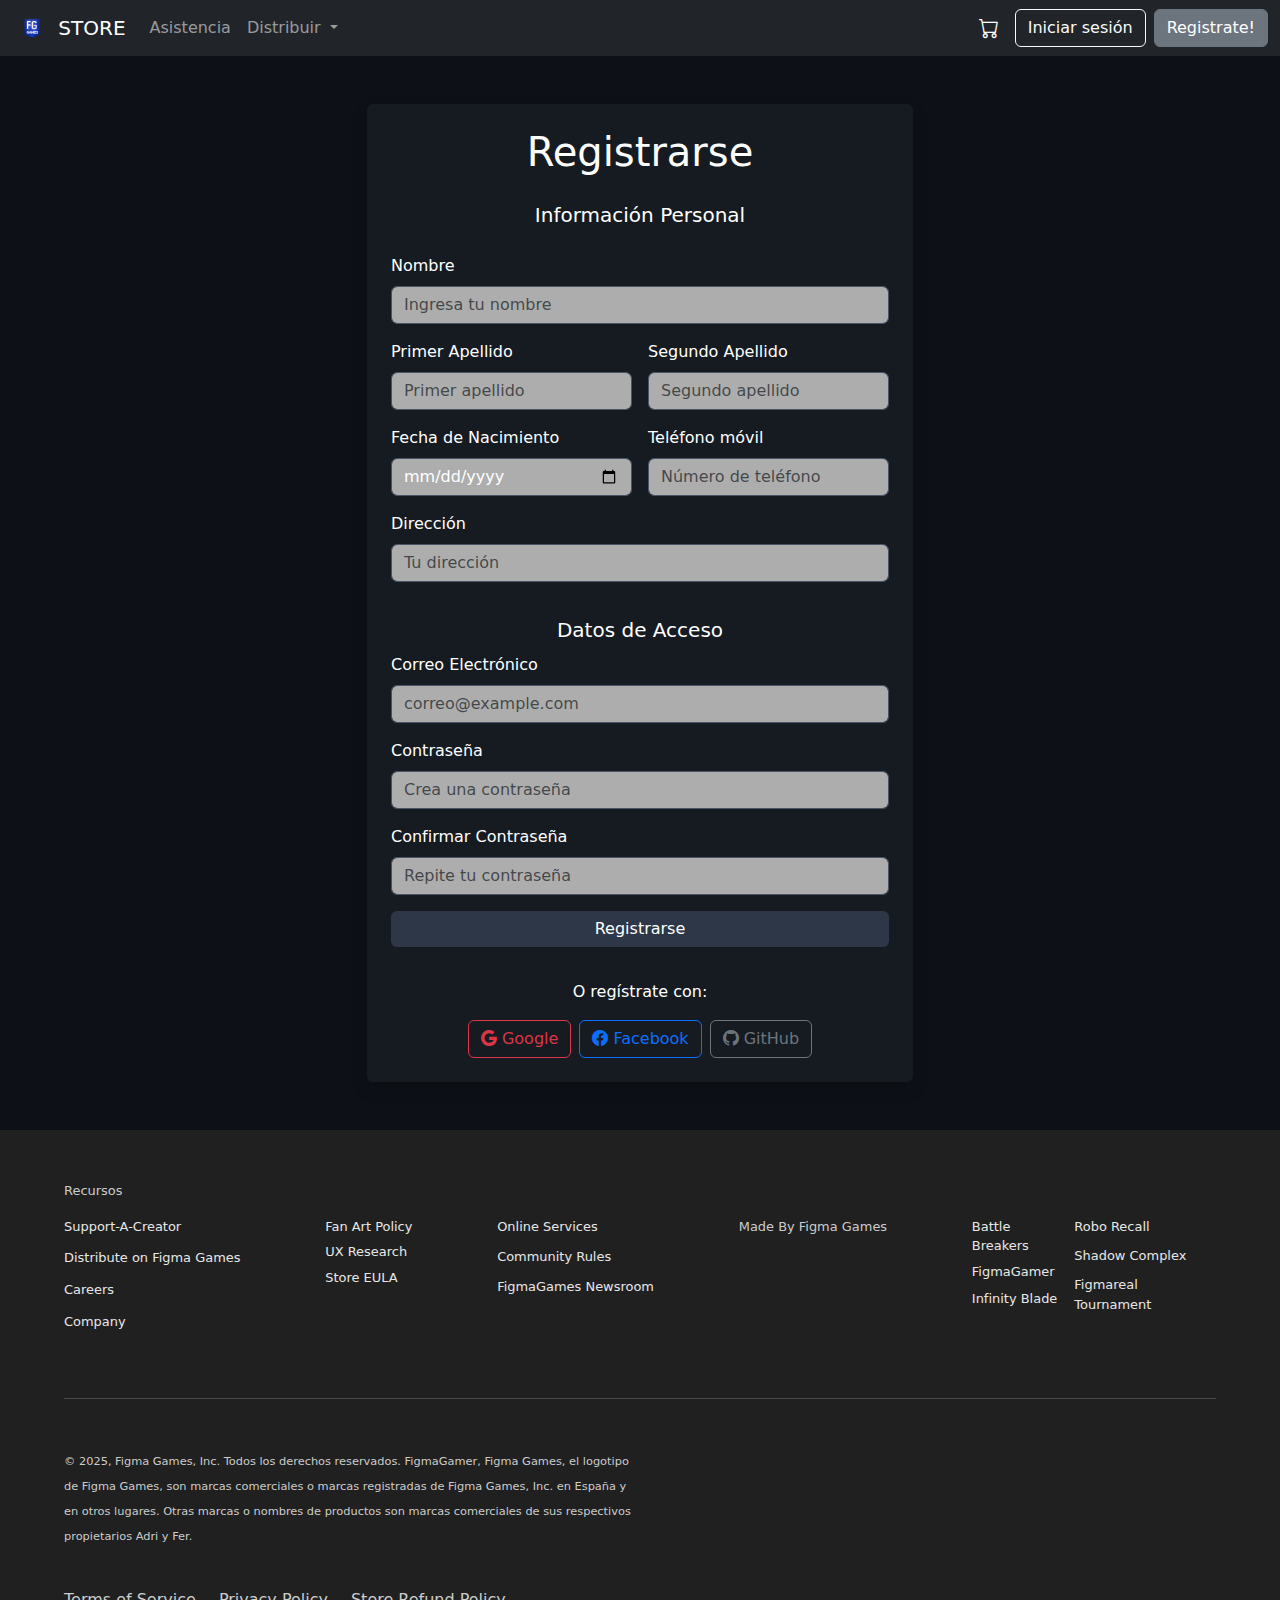
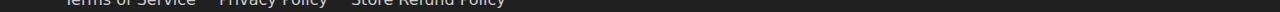
<file: html/registro.html>
<!DOCTYPE html>
<html lang="es">
<head>
    <meta charset="UTF-8">
    <meta name="viewport" content="width=device-width, initial-scale=1.0">
    <title>Registro Accesible</title>
    <link href="https://cdn.jsdelivr.net/npm/bootstrap@5.3.0/dist/css/bootstrap.min.css" rel="stylesheet">
    <link rel="stylesheet" href="../css/registro.css">
    <link rel="stylesheet" href="https://cdn.jsdelivr.net/npm/bootstrap-icons@1.11.3/font/bootstrap-icons.min.css">
</head>
<body>

  <header>
    <nav class="navbar navbar-expand-lg navbar-dark bg-dark">
      <div class="container-fluid">
          <a class="navbar-brand" href="../html/index.html">
              <img src="../resources/images/logorecortado.png" alt="Epic Games Logo" height="30" class="d-inline-block align-top">
              STORE
          </a>
          <button class="navbar-toggler" type="button" data-bs-toggle="collapse" data-bs-target="#navbarContent" aria-controls="navbarContent" aria-expanded="false" aria-label="Toggle navigation">
              <span class="navbar-toggler-icon"></span>
          </button>
          <div class="collapse navbar-collapse" id="navbarContent">
              <ul class="navbar-nav me-auto mb-2 mb-lg-0">
                  <li class="nav-item">
                      <a class="nav-link" href="#">Asistencia</a>
                  </li>
                  <li class="nav-item dropdown">
                      <a class="nav-link dropdown-toggle" href="#" id="navbarDropdown" role="button" data-bs-toggle="dropdown" aria-expanded="false">
                          Distribuir
                      </a>
                      <ul class="dropdown-menu bg-black" aria-labelledby="navbarDropdown">
                          <li><a class="dropdown-item text-light " href="#">Foro Comunidad</a></li>
                          <li class="separator"></li>
                          <li><a class="dropdown-item text-light" href="../html/contacto.html">Contacto</a></li>
                          <li class="separator"></li>
                          <li><a class="dropdown-item text-light" href="#">Información legal de uso</a></li>
                      </ul>
                  </li>
              </ul>
              <div class="d-flex align-items-center">
                <span class="text-white me-3 fs-5"><i class="bi bi-cart"></i></span>
                  <a href="../html/login.html" class="btn btn-outline-light me-2">Iniciar sesión</a>
                  <a href="../html/registro.html" class="btn btn-secondary">Registrate!</a>
              </div>
          </div>
      </div>
      </nav>
    </header>

  <div class="container my-5">
    <div class="row justify-content-center">
      <div class="col-12 col-md-8 col-lg-6">
        <div class="card shadow">
          <div class="card-body p-4">
            <h1 class="text-center mb-4">Registrarse</h1>
            <form>
              <fieldset>
                <legend class="fs-5 text-center">Información Personal</legend>
                <div class="row g-3">
                  <div class="col-12">
                    <label for="nombre" class="form-label">Nombre</label>
                    <input type="text" class="form-control" id="nombre" placeholder="Ingresa tu nombre" required>
                  </div>
                  <div class="col-12 col-md-6">
                    <label for="primer-apellido" class="form-label">Primer Apellido</label>
                    <input type="text" class="form-control" id="primer-apellido" placeholder="Primer apellido" required>
                  </div>
                  <div class="col-12 col-md-6">
                    <label for="segundo-apellido" class="form-label">Segundo Apellido</label>
                    <input type="text" class="form-control" id="segundo-apellido" placeholder="Segundo apellido">
                  </div>
                  <div class="col-12 col-md-6">
                    <label for="fecha-nacimiento" class="form-label">Fecha de Nacimiento</label>
                    <input type="date" class="form-control" id="fecha-nacimiento" required>
                  </div>
                  <div class="col-12 col-md-6">
                    <label for="telefono" class="form-label">Teléfono móvil</label>
                    <input type="tel" class="form-control" id="telefono" placeholder="Número de teléfono" required>
                  </div>
                  <div class="col-12">
                    <label for="direccion" class="form-label">Dirección</label>
                    <input type="text" class="form-control" id="direccion" placeholder="Tu dirección" required>
                  </div>
                </div>
              </fieldset>
              <hr>
              <fieldset>
                <legend class="fs-5 text-center">Datos de Acceso</legend>
                <div class="mb-3">
                  <label for="email" class="form-label">Correo Electrónico</label>
                  <input type="email" class="form-control" id="email" placeholder="correo@example.com" required>
                </div>
                <div class="mb-3">
                  <label for="password" class="form-label">Contraseña</label>
                  <input type="password" class="form-control" id="password" placeholder="Crea una contraseña" required>
                </div>
                <div class="mb-3">
                  <label for="confirm-password" class="form-label">Confirmar Contraseña</label>
                  <input type="password" class="form-control" id="confirm-password" placeholder="Repite tu contraseña" required>
                </div>
              </fieldset>
              <button type="submit" class="btn btn-primary w-100">Registrarse</button>
            </form>
            <hr>
            <p class="text-center">O regístrate con:</p>
            <div class="d-flex justify-content-center gap-2">
              <a href="#" class="btn btn-outline-danger"><i class="bi bi-google"></i> Google</a>
              <a href="#" class="btn btn-outline-primary"><i class="bi bi-facebook"></i> Facebook</a>
              <a href="#" class="btn btn-outline-secondary"><i class="bi bi-github"></i> GitHub</a>
            </div>
          </div>
        </div>
      </div>
    </div>
  </div>

  <footer>
    <div class="footer-container">
      <div class="footer-1">
        <i class="fa fa-facebook-f"></i>
        <i class="fa fa-twitter"></i>
        <i class="fa fa-youtube-play"></i>
      </div>
      <div class="footer-2">
        <i onclick="topFunction()" id="myBtn"
          class="fa fa-caret-square-o-up"></i>
      </div>
    </div>
    <div class="text-container">
      <div class="footer-text">
        <p>Recursos</p>
      </div>
      <div class="dsc-container d-flex flex-row justify-content-between">
        <div class="columnc">
          <span>Support-A-Creator</span>
          <span>Distribute on Figma Games</span>
          <span>Careers</span>
          <span>Company</span>
        </div>
        <div class="columnc">
          <span>Fan Art Policy</span>
          <span>UX Research</span>
          <span>Store EULA</span>
        </div>
        <div class="columnc">
          <span>Online Services</span>
          <span>Community Rules</span>
          <span>FigmaGames Newsroom</span>
        </div>

        <div class="footer-text">
          <p>Made By Figma Games</p>
        </div>
        <div class="dsc-container footer-made-by">
          <div class="columnc">
            <span>Battle Breakers</span>
            <span>FigmaGamer</span>
            <span>Infinity Blade</span>
          </div>
          <div class="columnc">
            <span>Robo Recall</span>
            <span>Shadow Complex</span>
            <span>Figmareal Tournament</span>
          </div>
        </div>
      </div>
      <hr class="footer-hr">
      <div class="rights">
        <p>© 2025, Figma Games, Inc. Todos los derechos reservados.
          FigmaGamer, Figma Games, el logotipo de Figma Games, son marcas
          comerciales o marcas registradas de Figma Games, Inc. en España y en
          otros lugares. Otras marcas o nombres de productos son marcas
          comerciales de sus respectivos propietarios Adri y Fer.</p>
      </div>
      <div class="footer-container footer-bottom">
        <div class="footer-1 footer-bottom-links">
          <span class="fs-6">Terms of Service</span>
          <span class="fs-6">Privacy Policy</span>
          <span class="fs-6">Store Refund Policy</span>
        </div>
        <div class="footer-2 footer-bottom-icons">
          <i title="Epic Games"
            class="text-color-nonactive eg-footer-icon-eg"></i>
          <i title="Unreal Engine"
            class="text-color-nonactive eg-footer-icon-ue"></i>
        </div>
      </div>
    </div>
  </footer>
<script src="../js/index.js"></script>
  <script src="https://cdn.jsdelivr.net/npm/bootstrap@5.3.0/dist/js/bootstrap.bundle.min.js"></script>
</body>
</html>
</file>
<file: css/contacto.css>
/* Estilos generales para el cuerpo de la página */
body {
  background-color: #0D1117; 
  color: #ffffff; 
}

/* Estilos para un separador visual */
.separator {
  height: 0.0625rem;
  background-color: rgba(255, 255, 255, 0.1); 
  margin: 0.5rem 0;
  border: none; 
}

/* Estilos para los elementos de un menú desplegable al pasar el ratón */
.dropdown-item:hover {
  background-color: #6c757d !important; 
  color: white !important; 
}

/* Estilos para las tarjetas */
.card {
  background-color: #161B22; 
  border: none; 
  border-radius: 0.625rem; 
}

/* Estilos para los botones primarios */
.btn-primary {
  background-color: #2d3748; 
  border: none;
  width: 100%; 
}

/* Estilos para los botones primarios al pasar el ratón */
.btn-primary:hover {
  background-color: #4a5568; 
}

/* Estilos para los campos de formulario */
.form-control {
  background-color: #adadad; 
  border: 0.0625rem solid #4a5568; 
  color: #ffffff; 
}

/* Estilos para los campos de formulario al estar enfocados */
.form-control:focus {
  background-color: #2d3748; 
  border-color: #667eea;
  color: #ffffff; 
}

/* Estilos para los elementos de preguntas frecuentes (FAQ) */
.faq-item {
  cursor: pointer; 
  color: #355aff; 
}

/* Estilos para los elementos de preguntas frecuentes al pasar el ratón */
.faq-item:hover {
  text-decoration: underline;
}

/* Estilos para la caja del chatbot */
.chatbot-box {
  background-color: #adadad; 
  padding: 0.625rem; 
  border-radius: 0.3125rem; 
  height: 7.5rem; 
  overflow-y: auto; 
}

/* Estilos para los botones con clase 'bttn' */
.bttn {
  padding: 0.625rem; 
}

/* Estilos para los encabezados h3 */
h3 {
  color: white;
}

/* Estilos para las etiquetas de los formularios */
.form-label {
  color: white; 
}

/* Estilos para el pie de página */
footer {
  background-color: #202020; 
  height: 100%; 
}

/* Estilos para la primera sección del pie de página */
.footer-1 {
  font-size: 2rem; 
  color: #CCCCCC; 
  display: flex; 
  flex-direction: row; 
  align-items: center; 
  gap: 1%; 
  width: 90vw; 
  margin: 0 auto; 
}

/* Estilos para el contenedor principal del pie de página */
.footer-container {
  padding-top: 2%;
  font-size: 2rem;
  color: #CCCCCC; 
  margin: 0 auto; 
  width: 90vw; 
  display: flex; 
  flex-direction: row; 
  justify-content: space-between; 
}

/* Estilos para el contenedor de texto */
.text-container {
  font-size: 0.8125rem;
  width: 90vw; 
  color: #CCCCCC; 
  margin: 0 auto; 
  padding-top: 2%; 
}

/* Estilos para el contenedor de descripción */
.dsc-container {
  display: flex; 
  flex-direction: row; 
  gap: 2%; 
  padding-bottom: 2.5%; 
}

/* Estilos para las columnas del pie de página */
.columnc {
  font-size: 0.8125rem; 
  color: #e7e7e7; 
  display: flex; 
  flex-direction: column; 
}

/* Estilos para los elementos dentro de las columnas */
.columnc span {
  padding-bottom: 7%; 
}

/* Estilos para el texto de derechos de autor */
.rights {
  padding-top: 3%; 
  font-size: 0.71rem; 
  width: 45vw; 
  line-height: 1.5625rem; 
}

/* Estilos para los elementos del pie de página al pasar el ratón */
footer span:hover {
  color: #0078E5; 
  transition: 0.1s ease;
}

/* Estilos para la sección inferior del pie de página */
.footer-bottom {
  padding-top: 2%; 
}

/* Estilos para los enlaces de la sección inferior del pie de página */
.footer-bottom-links {
  display: flex; 
  gap: 2%; 
}

/* Estilos para los íconos de la sección inferior del pie de página */
.footer-bottom-icons {
  display: flex; 
  gap: 2%; 
}
</file>
<file: css/detail.css>
/* Regla para las variables globales definidas en :root */
:root {
  --primary-color: #1f1f1f; 
  --secondary-color: #333333; 
  --accent-color: #444444; 
  --background-color: #0D1117;
  --surface-color: #181818;
  --text-primary: #e0e0e0; 
  --text-secondary: #aaaaaa;
  --info-color: #bb86fc; 
}

/* Evita el scroll horizontal y asegura que html y body ocupen el 100% del ancho */
html, body {
    margin: 0;
    padding: 0;
    width: 100%;
    overflow-x: hidden;
}

/* Regla para el cuerpo de la página */
body {
  background-color: var(--background-color);
  color: white !important;
}

/* Regla para las imágenes dentro del body */
body img {
  cursor: pointer !important;
}

/* Regla para el elemento de navegación global */
nav {
  background-color: var(--secondary-color);
  color: var(--text-primary);
  padding: 0.625rem;
  text-align: center;
  width: 100%;
  margin: 0;
  padding: 0;
  box-sizing: border-box;
}

/* Regla específica para la barra de navegación con clase bg-dark */
.navbar.bg-dark {
  position: relative;
}

/* Regla para el título del juego */
.game-title {
  font-size: 2rem;
  font-weight: bold;
}

/* Regla para el botón amarillo */
.yellow-button {
  background-color: #ffc107;
  color: black !important;
}

/* Regla hover para el botón amarillo: fondo blanco y texto negro */
.yellow-button:hover {
  background-color: #ffffff;
  color: #000000 !important;
}
a{
  text-decoration: none;
  color: white;
}

/* Regla para la imagen del juego */
.game-image {
  max-height: 21.875rem;
  object-fit: cover;
}

/* Regla para la sección de pestañas resumen */
.summary-tabs {
  border-bottom: 0.0625rem solid gray;
}

/* Regla para los enlaces que actúan como pestañas */
.tab-link {
  color: white;
  text-decoration: none;
  padding: 0.625rem;
}

/* Regla para el enlace pestaña activo */
.tab-link.active {
  border-bottom: 0.1875rem solid #ffc107;
}

/* Regla para la sección de logros */
.achievements-section {
  padding: 2.5rem 0;
}

/* Regla para el encabezado de la sección de logros */
.achievements-section h2 {
  margin-bottom: 1.875rem;
  font-weight: bold;
}

/* Regla para la tarjeta de logro */
.achievement-card {
  background-color: #1c1f25;
  border: none;
  text-align: center;
  padding: 1.25rem;
  transition: transform 0.2s;
}

/* Regla para animar la tarjeta de logro al pasar el cursor */
.achievement-card:hover {
  transform: scale(1.05);
}

/* Regla para la imagen dentro de la tarjeta de logro */
.achievement-card img {
  width: 5rem;
  height: auto;
  display: block;
  margin: 0 auto 0.9375rem auto;
}

/* Regla para el título de la tarjeta de logro */
.achievement-card-title {
  font-size: 1rem;
  font-weight: 600;
  margin-bottom: 0.3125rem;
}

/* Regla para la experiencia mostrada en la tarjeta de logro */
.achievement-card-exp {
  font-size: 0.9rem;
  color: #cfcfcf;
}

/* Regla para la sección de requisitos del sistema */
.requirements-section {
  padding: 2.5rem 0;
}

/* Regla para el encabezado principal de requisitos */
.requirements-section h1 {
  font-weight: 700;
  margin-bottom: 1.875rem;
}

/* Regla para el encabezado secundario de requisitos */
.requirements-section h2 {
  font-weight: 600;
  margin-bottom: 1.25rem;
}

/* Regla para el encabezado terciario de requisitos */
.requirements-section h3 {
  font-weight: 600;
  margin-top: 1.25rem;
  margin-bottom: 0.9375rem;
}

/* Regla para el recuadro de requisitos (req-box) */
.req-box {
  background-color: #1c1f25;
  padding: 1.25rem;
  border-radius: 0.5rem;
  margin-bottom: 1.25rem;
  list-style: none;
  padding-left: 0;
  margin-bottom: 0;
}

/* Regla para los elementos de lista dentro de req-box */
.req-box ul li {
  margin-bottom: 0.5rem;
}

/* Regla para el subtítulo */
.subtitle {
  color: #cfcfcf;
  font-size: 0.95rem;
}

/* Estilos para el pie de página */
footer {
  background-color: #202020; 
  height: 100%; 
}

/* Estilos para la primera sección del pie de página */
.footer-1 {
  font-size: 2rem; 
  color: #CCCCCC; 
  display: flex; 
  flex-direction: row; 
  align-items: center; 
  gap: 1%; 
  width: 90vw; 
  margin: 0 auto; 
}

/* Estilos para el contenedor principal del pie de página */
.footer-container {
  padding-top: 2%;
  font-size: 2rem;
  color: #CCCCCC; 
  margin: 0 auto; 
  width: 90vw; 
  display: flex; 
  flex-direction: row; 
  justify-content: space-between; 
}

/* Estilos para el contenedor de texto */
.text-container {
  font-size: 0.8125rem;
  width: 90vw; 
  color: #CCCCCC; 
  margin: 0 auto; 
  padding-top: 2%; 
}

/* Estilos para el contenedor de descripción */
.dsc-container {
  display: flex; 
  flex-direction: row; 
  gap: 2%; 
  padding-bottom: 2.5%; 
}

/* Estilos para las columnas del pie de página */
.columnc {
  font-size: 0.8125rem; 
  color: #e7e7e7; 
  display: flex; 
  flex-direction: column; 
}

/* Estilos para los elementos dentro de las columnas */
.columnc span {
  padding-bottom: 7%; 
}

/* Estilos para el texto de derechos de autor */
.rights {
  padding-top: 3%; 
  font-size: 0.71rem; 
  width: 45vw; 
  line-height: 1.5625rem; 
}

/* Estilos para los elementos del pie de página al pasar el ratón */
footer span:hover {
  color: #0078E5; 
  transition: 0.1s ease;
}

/* Estilos para la sección inferior del pie de página */
.footer-bottom {
  padding-top: 2%; 
}

/* Estilos para los enlaces de la sección inferior del pie de página */
.footer-bottom-links {
  display: flex; 
  gap: 2%; 
}

/* Estilos para los íconos de la sección inferior del pie de página */
.footer-bottom-icons {
  display: flex; 
  gap: 2%; 
}

/* Regla para pantallas con un ancho máximo de 62.5rem (1000px) */
@media screen and (max-width: 62.5rem) {
  /* Regla para el navbar custom nav en dispositivos pequeños */
  .customnav {
    position: relative;
    z-index: 1;
    background-color: #121212;
  }

  /* Regla para corregir márgenes de elementos con clase "ph" */
  .ph {
    margin: 0;
  }
}

/* Regla para eliminar decoraciones de enlace */
a {
  text-decoration: none !important;
}

/* Regla para los elementos de lista dentro de los menúes de navegación */
nav div ul li {
  list-style: none;
  justify-content: center;
  text-align: center;
  align-items: center;
}

/* Regla para el separador en el header */
.separator {
  height: 0.5rem;
  background-color: rgba(255, 255, 255, 0.1);
  margin: 0.5rem 0;
  border: none;
}

/* Regla para cambiar el color del ítem de dropdown al pasar el cursor */
.dropdown-item:hover {
  background-color: #6c757d !important;
  color: white !important;
}

/* Regla para los enlaces dentro del menú desplegable */
.dropdown-menu li a {
  padding: 0.625rem 0.9375rem;
  display: block;
}

/* Regla para el contenedor custom de navegación */
.customnav {
  position: relative;
  z-index: 1;
}

/* Regla para la barra de navegación principal */
.navbar {
  height: 3.25rem;
  display: flex;
  align-items: center;
  justify-content: space-between;
  padding-left: 1.25rem;
  background-color: #2A2A2A;
  color: #fff;
  width: 100%;
}

/* Regla para el contenedor de navegación secundario */
.nav {
  width: 100vw;
  display: flex;
  background-color: #121212;
  height: 5%;
  flex-direction: row;
  position: relative;
  top: 0;
  z-index: 0;
}

/* Regla para el contenedor del campo de búsqueda */
.input-container {
  position: relative;
  left: 10vw;
  display: flex;
  justify-content: center;
  margin: 1.875rem;
  height: 2.5rem;
}

/* Regla para los íconos dentro del contenedor de navegación */
.nav i {
  position: relative;
  left: 1.5625rem;
  bottom: 0.0625rem;
  display: flex;
  justify-content: center;
  text-align: center;
  color: #CCCCCC;
  font-size: 0.8rem;
  font-weight: 400;
  padding: 0;
  align-items: center;
}

/* Regla para el campo de entrada (input) de búsqueda */
.input {
  border-radius: 1.25rem;
  border: none;
  padding-left: 2.5rem;
  background-color: #202020;
  color: #CCCCCC;
  outline: none;
  min-width: 14vw;
  max-width: 16vw;
}

/* Regla para el contenido con clase dsc */
.dsc {
  position: relative;
  display: flex;
  justify-content: center;
  padding-right: 1.875rem;
  color: #CCCCCC;
}

/* Regla para el contenedor secundario abc */
.abc {
  position: relative;
  display: flex;
  flex-direction: row;
  left: 13.5vw;
  margin: 1.875rem;
  height: 2.5rem;
  align-items: center;
  justify-content: center;
  color: #F5F5F5;
  width: 3.69rem;
  font-size: 0.875rem;
  cursor: pointer;
  padding-left: 1.875rem;
}

/* Regla para mantener el color al pasar el cursor sobre dsc */
.dsc:hover {
  color: #F5F5F5;
}

/* Regla reiterada para el navbar con bg-dark (se mantiene relativo) */
.navbar.bg-dark {
  position: relative;
}

/* Regla para ajustar el tamaño del ícono de trofeo */
.trophyimg {
  width: 1rem !important;
  height: auto !important;
  margin-right: 0.25rem !important;
}

ºnav, main {
    width: 100%;
    margin: 0;
    padding: 0;
    box-sizing: border-box;
}
</file>
<file: css/gallery.css>
/* Regla global para definir variables en :root */
:root {
  --primary-color: #1f1f1f;
  --secondary-color: #333333;
  --accent-color: #444444;
  --background-color: #0D1117;
  --surface-color: #161B22;
  --text-primary: #e0e0e0;
  --text-secondary: #aaaaaa;
  --info-color: #bb86fc;
}

/* Regla para el fondo del body */
body {
  font-family: "Open Sans", sans-serif, arial;
  background-color: #121212 !important;
}

/* Regla para quitar la decoración de enlaces */
a {
  text-decoration: none !important;
}

/* Regla para que todas las imágenes en el body muestren cursor pointer */
body img {
  cursor: pointer !important;
}

/* Regla para centrar y quitar lista en elementos <li> del menú de navegación */
nav div ul li {
  list-style: none;
  justify-content: center;
  text-align: center;
  align-items: center;
}

/* Comentario: Estilos del header (sección superior de la página) */

/* Regla para la línea separadora en el header */
.separator {
  height: 1px;
  background-color: rgba(255, 255, 255, 0.1);
  margin: 8px 0;
  border: none;
}

/* Regla para cambiar el fondo y color al pasar el cursor sobre elementos del dropdown */
.dropdown-item:hover {
  background-color: #6c757d !important;
  /* Gris de Bootstrap */
  color: white !important;
}

/* Regla para definir el padding y visualización de enlaces dentro del dropdown */
.dropdown-menu li a {
  padding: 10px 15px;
  display: block;
}

/* Regla para el contenedor custom de navegación (customnav) */
.customnav {
  position: relative;
  z-index: 1;
}

/* Regla para la barra de navegación principal (navbar) */
.navbar {
  height: 52px;
  display: flex;
  align-items: center;
  justify-content: space-between;
  padding-left: 20px;
  background-color: #2A2A2A;
  color: #fff;
  width: 100%;
}
.bta{
  text-shadow: 0 0 10px rgba(255, 255, 255, 0.8);
  animation: brillo 1.5s infinite alternate;
}
/* Regla para el contenedor de navegación secundario (nav) */
.nav {
  width: 100vw;
  display: flex;
  background-color: #121212;
  height: 5%;
  flex-direction: row;
  position: relative;
  top: 0;
  z-index: 0;
  width: 100%;
}

/* Regla para el contenedor del campo de búsqueda */
.input-container {
  position: relative;
  left: 10vw;
  display: flex;
  justify-content: center;
  margin: 30px;
  height: 40px;
}

/* Regla para los íconos dentro del contenedor de navegación */
.nav i {
  position: relative;
  left: 25px;
  bottom: 1px;
  display: flex;
  justify-content: center;
  text-align: center;
  color: #CCCCCC;
  font-size: 12.75px;
  font-weight: 12.75;
  padding: 0;
  align-items: center;
}

/* Regla para el campo de entrada (input) de búsqueda */
.input {
  border-radius: 20px;
  border: none;
  padding-left: 40px;
  background-color: #202020;
  color: #CCCCCC;
  outline: none;
  min-width: 14vw;
  max-width: 16vw;
}

/* Regla para el contenido con clase dsc (descripción) */
.dsc {
  position: relative;
  display: flex;
  justify-content: center;
  padding-right: 30px;
  color: #CCCCCC;
}

/* Regla para el contenedor secundario abc */
.abc {
  position: relative;
  display: flex;
  flex-direction: row;
  left: 13.5vw;
  margin: 30px;
  height: 40px;
  align-items: center;
  justify-content: center;
  color: #F5F5F5;
  width: 59.08px;
  font-size: 14px;
  cursor: pointer;
  padding-left: 30px;
}

/* Regla para cambiar el color al pasar el cursor sobre el elemento dsc */
.dsc:hover {
  color: #F5F5F5;
}

/* Regla para elementos con la clase navbar.bg-dark */
.navbar.bg-dark {
  position: relative;
}

/* Regla para la tarjeta de género (genre-card) */
.genre-card {
  background-color: var(--surface-color);
  color: var(--text-primary);
  border-radius: 1rem;
  text-align: center;
  overflow: hidden;
  width: 18rem;
}

/* Regla para las imágenes dentro de la tarjeta de género */
.genre-card img {
  cursor: pointer;
  max-width: 100%;
  height: 9.375rem;
  object-fit: contain;
  padding-top: 5%;
  border-radius: 0.5rem !important;
}

body h6 {
  color: white;
}

.card-body p {
  color: white;
}

/* Regla para el título en la tarjeta de género */
.genre-title {
  padding: 0.5rem 0;
}

/* Regla para los indicadores del carrusel */
.carousel-indicators [data-bs-target] {
  background-color: var(--text-primary);
}

/* Regla @media para pantallas con ancho máximo de 991.98px */
@media (max-width: 991.98px) {

  /* Regla para el contenedor #searchCollapse en pantallas pequeñas */
  #searchCollapse {
    position: absolute;
    top: 100%;
    /* Debajo del navbar */
    right: 0;
    left: 0;
    background-color: var(--secondary-color);
    z-index: 1050;
    padding: 0.5rem 1rem;
    border-top: 1px solid var(--accent-color);
  }
}

/* Regla para eliminar margen en el navbar dentro del #searchCollapse */
#searchCollapse .navbar-nav {
  margin-left: 0 !important;
}

/* Regla para la tarjeta de juego (game-card) */
.game-card {
  background-color: var(--surface-color);
  border: none;
  border-radius: 10px;
  overflow: hidden;
  text-align: left;
  margin-bottom: 20px;
}

/* Regla para las imágenes dentro de la tarjeta de juego */
.game-card img {
  width: 100%;
  height: 180px;
  object-fit: contain;
}

/* Regla para el cuerpo de la tarjeta de juego */
.game-card .card-body {
  padding: 15px;
}

/* Regla para el estilo personalizado de las etiquetas (badge-custom) */
.badge-custom {
  background-color: #343a40;
  color: #fff;
  border-radius: 0.5rem;
  padding: 0.2rem 0.5rem;
  font-size: 0.8rem;
}

/* Regla para resaltar etiquetas (badge-highlight) */
.badge-highlight {
  background-color: #ffc107;
  color: #000;
}

/* Regla para el contenedor de filtros */
.filters {
  background-color: #2c3034;
  border-radius: 10px;
  padding: 15px;
}

/* Regla para el encabezado (h5) dentro del contenedor de filtros */
.filters h5 {
  font-size: 1rem;
  font-weight: bold;
  margin-top: 15px;
}

/* Regla para los enlaces dentro del contenedor de filtros */
.filters a {
  color: #0d6efd;
  text-decoration: none;
  font-size: 0.9rem;
}

/* Regla para el pie de página */
footer {
  background-color: #202020;
  height: 100%;
}

/* Regla para la primera sección del pie de página (.footer-1) */
.footer-1 {
  font-size: 32px;
  color: #CCCCCC;
  display: flex;
  flex-direction: row;
  align-items: center;
  gap: 1%;
  width: 90vw;
  margin: 0 auto;
}

/* Regla para el contenedor general del pie de página (.footer-container) */
.footer-container {
  padding-top: 2%;
  font-size: 32px;
  color: #CCCCCC;
  margin: 0 auto;
  width: 90vw;
  display: flex;
  flex-direction: row;
  justify-content: space-between;
}

/* Regla para el contenedor de texto del pie de página (.text-container) */
.text-container {
  font-size: 13px;
  width: 90vw;
  color: #CCCCCC;
  margin: 0 auto;
  padding-top: 2%;
}

/* Regla para el contenedor de descripción en el pie (.dsc-container) */
.dsc-container {
  display: flex;
  flex-direction: row;
  gap: 2%;
  padding-bottom: 2.5%;
}

/* Regla para la columna de contenido en el pie (.columnc) */
.columnc {
  font-size: 13px;
  color: #e7e7e7;
  display: flex;
  flex-direction: column;
}

/* Regla para el espaciado interno de cada elemento span dentro de .columnc */
.columnc span {
  padding-bottom: 7%;
}

/* Regla para la sección de derechos de autor (.rights) */
.rights {
  padding-top: 3%;
  font-size: 11.36px;
  width: 45vw;
  line-height: 25px;
}

/* Regla para cambiar el color de span en el footer al pasar el cursor */
footer span:hover {
  color: #0078E5;
  transition: 0.1s ease;
}

/* Regla para el contenedor inferior del pie (.footer-bottom) */
.footer-bottom {
  padding-top: 2%;
}

/* Regla para los enlaces en la parte inferior del pie (.footer-bottom-links) */
.footer-bottom-links {
  display: flex;
  gap: 2%;
}

/* Regla para los íconos en la parte inferior del pie (.footer-bottom-icons) */
.footer-bottom-icons {
  display: flex;
  gap: 2%;
}

/* Regla @media para pantallas con un ancho máximo de 1000px */
@media screen and (max-width: 1000px) {

  /* Regla para modificar el contenedor customnav en pantallas pequeñas */
  .customnav {
    position: relative;
    z-index: 1;
    background-color: #121212;
  }

  /* Regla para eliminar márgenes en elementos con clase ph */
  .ph {
    margin: 0;
  }
}
</file>
<file: css/login.css>
/* Configuración del fondo y color de texto para el body */
body {
  background-color: #0D1117; 
  color: #000000; 
}

/* Estilos de la línea separadora en el header */
.separator {
  height: 1px;
  background-color: rgba(255, 255, 255, 0.1);
  margin: 8px 0; 
  border: none; 
}

/* Estilos para el efecto hover en los elementos del menú desplegable */
.dropdown-item:hover {
  background-color: #6c757d !important;
  color: white !important;
}

/* Estilos para centrar el texto en los formularios */
.text-center {
  color: white;
}

/* Estilos para la tarjeta (card) del formulario */
.card {
  background-color: #161B22; 
  border: none;
}

/* Estilos para el botón primario */
.btn-primary {
  background-color: #2d3748; 
  border: none;
}

/* Estilos para el botón primario al pasar el ratón (hover) */
.btn-primary:hover {
  background-color: #4a5568; 
}

/* Estilos para el botón de Google */
.btn-google {
  background-color: #dd4b39; 
  color: #ffffff;
}

/* Estilos para el botón de Facebook */
.btn-facebook {
  background-color: #3b5998; 
  color: #ffffff;
}

/* Estilos para el botón de Github */
.btn-github {
  background-color: #333333; 
  color: #ffffff;
}

/* Estilos para los controles del formulario (inputs) */
.form-control {
  background-color: #adadad;
  border: 1px solid #4a5568; 
  color: #ffffff; 
}

/* Estilos para los controles del formulario cuando están enfocados */
.form-control:focus {
  background-color: #2d3748;
  border-color: #667eea; 
  color: #ffffff;
}

/* Estilos para las etiquetas de los formularios */
.form-label {
  color: white;
}

/* Estilos para elementos visualmente ocultos */
.visually-hidden {
  position: absolute;
  width: 1px;
  height: 1px;
  padding: 0;
  margin: -1px;
  overflow: hidden;
  clip: rect(0, 0, 0, 0);
  border: 0;
}

/* Estilos para un contenedor adicional con espacio (gap) */
.divb {
  gap: 10px;
}

/* Estilos para el footer */
footer {
  background-color: #202020;
  height: 100%;
}

/* Estilos para la primera sección del footer */
.footer-1 {
  font-size: 32px;
  color: #CCCCCC;
  display: flex;
  flex-direction: row;
  align-items: center;
  gap: 1%;
  width: 90vw;
  margin: 0 auto;
}

/* Estilos para el contenedor principal del footer */
.footer-container {
  padding-top: 2%;
  font-size: 32px;
  color: #CCCCCC;
  margin: 0 auto;
  width: 90vw;
  display: flex;
  flex-direction: row;
  justify-content: space-between;
}

/* Estilos para el contenedor de textos del footer */
.text-container {
  font-size: 13px;
  width: 90vw;
  color: #CCCCCC;
  margin: 0 auto;
  padding-top: 2%;
}

/* Estilos para el contenedor de descripción del footer */
.dsc-container {
  display: flex;
  flex-direction: row;
  gap: 2%;
  padding-bottom: 2.5%;
}

/* Estilos para las columnas de contenido del footer */
.columnc {
  font-size: 13px;
  color: #e7e7e7;
  display: flex;
  flex-direction: column;
}

/* Espaciado inferior para cada span dentro de las columnas del footer */
.columnc span {
  padding-bottom: 7%;
}

/* Estilos para el texto de derechos del footer */
.rights {
  padding-top: 3%;
  font-size: 11.36px;
  width: 45vw;
  line-height: 25px;
}

/* Efecto hover en los spans del footer */
footer span:hover {
  color: #0078E5;
  transition: 0.1s ease;
}

/* Estilos para la sección inferior del footer */
.footer-bottom {
  padding-top: 2%;
}

/* Estilos para los enlaces en la parte inferior del footer */
.footer-bottom-links {
  display: flex;
  gap: 2%;
}

/* Estilos para los iconos en la parte inferior del footer */
.footer-bottom-icons {
  display: flex;
  gap: 2%;
}

/* Establece el cursor pointer para el footer */
footer {
  cursor: pointer;
}
</file>
<file: css/registro.css>
/* Establece el color de fondo y el color de texto para todo el body */
body {
    background-color: #0D1117; 
    color: #ffffff !important; 
}

/* Aplica un margen alto al elemento con id cardfp dentro del body */
body #cardfp{
  margin: 9.81rem !important;
}

/* Define el ancho máximo para el elemento con id maxwith */
#maxwith{
  max-width: 31.25rem;
}

/* Estilos para el contenedor del formulario */
.form-container {
    max-width: 21.88rem; 
    margin: 6.25rem auto;
    padding: 0.94rem;
    background: #000000cc;
    border-radius: 0.63rem;
}

/* Estilos para los inputs y botones dentro de un formulario */
form input, form button {
    font-size: 0.88rem; 
    padding: 0.5rem; 
}

/* Estilos específicos para el botón del formulario */
form button {
    width: 100%;
    padding: 0.63rem;
}

/* Estilos para una línea separadora */
.separator {
  height: 0.06rem;
  background-color: rgba(255, 255, 255, 0.1);
  margin: 0.5rem 0; 
  border: none; 
}

/* Estilos para los elementos del menú desplegable al pasar el ratón */
.dropdown-item:hover {
  background-color: #6c757d !important;
  color: white !important;
}

/* Estilos para los elementos de la tarjeta */
.card {
    background-color: #161B22; 
    border: none;
}

/* Estilos para el botón primario */
.btn-primary {
    background-color: #2d3748; 
    border: none;
}

/* Cambios de color al pasar el ratón sobre el botón primario */
.btn-primary:hover {
    background-color: #4a5568; 
}

/* Estilos para el botón de Google */
.btn-google {
    background-color: #dd4b39; 
    color: #ffffff;
}

/* Estilos para el botón de Facebook */
.btn-facebook {
    background-color: #3b5998; 
    color: #ffffff;
}

/* Estilos para el botón de Github */
.btn-github {
    background-color: #333333; 
    color: #ffffff;
}

/* Estilos para el control del formulario */
.form-control {
    background-color: #adadad;
    border: 0.06rem solid #4a5568; 
    color: #ffffff; 
}

/* Estilos para el control del formulario cuando está enfocado */
.form-control:focus {
    background-color: #2d3748; 
    border-color: #667eea; 
    color: #ffffff;
}

/* Forzar que el texto centrado se muestre en blanco */
.text-center{
  color: white;
}

/* Estilos para las etiquetas de formulario */
.form-label{
  color: white;
}

/* Estilos para el footer */
footer {
    background-color: #202020;
    height: 100%;
}

/* Estilos para la primera sección del footer */
.footer-1 {
    font-size: 2rem;
    color: #CCCCCC;
    display: flex;
    flex-direction: row;
    align-items: center;
    gap: 1%;
    width: 90vw;
    margin: 0 auto;
}

/* Estilos para el contenedor principal del footer */
.footer-container {
    padding-top: 2%;
    font-size: 2rem;
    color: #CCCCCC;
    margin: 0 auto;
    width: 90vw;
    display: flex;
    flex-direction: row;
    justify-content: space-between;
}

/* Estilos para el contenedor de textos en el footer */
.text-container {
    font-size: 0.81rem;
    width: 90vw;
    color: #CCCCCC;
    margin: 0 auto;
    padding-top: 2%;
}

/* Estilos para el contenedor de descripción del footer */
.dsc-container {
    display: flex;
    flex-direction: row;
    gap: 2%;
    padding-bottom: 2.5%;
}

/* Estilos para las columnas de contenido en el footer */
.columnc {
    font-size: 0.81rem;
    color: #e7e7e7;
    display: flex;
    flex-direction: column;
}

/* Espaciado inferior para cada span dentro de las columnas */
.columnc span {
    padding-bottom: 7%;
}

/* Estilos para el texto de derechos en el footer */
.rights {
    padding-top: 3%;
    font-size: 0.71rem;
    width: 45vw;
    line-height: 1.56rem;
}

/* Efecto hover para los spans del footer */
footer span:hover {
    color: #0078E5;
    transition: 0.1s ease;
}

/* Estilos para la sección inferior del footer */
.footer-bottom {
    padding-top: 2%;
}

/* Estilos para los enlaces en la sección inferior del footer */
.footer-bottom-links {
    display: flex;
    gap: 2%;
}

/* Estilos para los íconos en la sección inferior del footer */
.footer-bottom-icons {
    display: flex;
    gap: 2%;
}

/* Establece el cursor pointer para el footer */
footer{
    cursor: pointer;
}
</file>
<file: css/index.css>
/* Estilos generales - Reset básico para normalizar los elementos HTML */
* {
  margin: 0;
  padding: 0;
  box-sizing: border-box;
}

/* Estilo del cuerpo de la página - Define la fuente principal y color de fondo oscuro */
body {
  font-family: "Open Sans", sans-serif, arial;
  background-color: #121212 !important;
}

/* Elimina el subrayado de todos los enlaces */
a {
  text-decoration: none !important;
}

/* Estilos para los elementos de lista - Elimina marcadores y centra contenido */
li {
  list-style: none;
  justify-content: center;
  text-align: center;
  align-items: center;
}

/* Línea separadora - Crea una línea horizontal sutil */
.separator {
  height: 1px;
  background-color: rgba(255, 255, 255, 0.1);
  margin: 8px 0;
  border: none;
}

/* Estilo para los elementos del menú desplegable al pasar el cursor */
.dropdown-item:hover {
  background-color: #6c757d !important;
  /* Gris de Bootstrap */
  color: white !important;
}

/* Estilo para los enlaces dentro del menú desplegable */
.dropdown-menu li a {
  padding: 10px 15px;
  display: block;
}

/* Clase para texto con efecto de brillo */
.bta{
  text-shadow: 0 0 10px rgba(255, 255, 255, 0.8);
  animation: brillo 1.5s infinite alternate;
}

/* Animación de brillo para clase .bta */
@keyframes brillo {
  0% { text-shadow: 0 0 5px rgba(255, 255, 255, 0.5); }
  50% { text-shadow: 0 0 15px rgba(255, 255, 255, 1); }
  100% { text-shadow: 0 0 5px rgba(255, 255, 255, 0.5); }
}

/* Contenedor de navegación personalizado con control de capas */
.customnav {
  position: relative;
  z-index: 1;
}

/* Barra de navegación principal - Estructura y colores */
.navbar {
  height: 52px;
  display: flex;
  align-items: center;
  justify-content: space-between;
  padding-left: 20px;
  background-color: #2A2A2A;
  color: #fff;
  width: 100%;
}

/* Navegación secundaria - Estructura y posicionamiento */
.nav {
  width: 100vw;
  display: flex;
  background-color: #121212;
  height: 5%;
  flex-direction: row;
  position: relative;
  top: 0;
  z-index: 0;
  width: 100%;
}

/* Contenedor de entrada de búsqueda */
.input-container {
  position: relative;
  left: 10vw;
  display: flex;
  justify-content: center;
  margin: 30px;
  height: 40px;
}

/* Iconos dentro de la navegación - Posicionamiento y estilos */
.nav i {
  position: relative;
  left: 25px;
  bottom: 1px;
  display: flex;
  justify-content: center;
  text-align: center;
  color: #CCCCCC;
  font-size: 12.75px;
  font-weight: 12.75;
  padding: 0;
  align-items: center;
}

/* Campo de entrada con bordes redondeados y estilo oscuro */
.input {
  border-radius: 20px;
  border: none;
  padding-left: 40px;
  background-color: #202020;
  color: #CCCCCC;
  outline: none;
  min-width: 14vw;
  max-width: 16vw;
}

/* Contenedor de descripción - Posicionamiento centrado */
.dsc {
  position: relative;
  display: flex;
  justify-content: center;
  padding-right: 30px;
  color: #CCCCCC;
}

/* Contenedor de elementos de navegación secundarios */
.abc {
  position: relative;
  display: flex;
  flex-direction: row;
  left: 13.5vw;
  margin: 30px;
  height: 40px;
  align-items: center;
  justify-content: center;
  color: #F5F5F5;
  width: 59.08px;
  font-size: 14px;
  cursor: pointer;
  padding-left: 30px;
}

/* Efecto hover para elementos de descripción */
.dsc:hover {
  color: #F5F5F5;
}

/* Contenedor principal de contenido - Estructura flexible y centrada */
.content-c {
  flex-direction: row;
  display: flex;
  width: 75%;
  justify-content: space-between;
  margin: 0 auto;
  gap: 0px;
}

/* Estilo para elementos activos o destacados */
.ac {
  padding-left: 1.3rem;
  padding-right: 1.3rem;
  background: #b9b9b9 !important;
  color: #121212;
}

/* Carrusel principal - Dimensiones y bordes redondeados */
.carousel {
  height: 100%;
  width: 79%;
  border-radius: 20px;
  overflow: hidden;
}

/* Contenedor de imágenes del carrusel - Animación de transición */
.image-container {
  display: flex;
  transform: translateX(0);
  transition: transform 0.5s ease-in-out;
}

/* Imágenes dentro del contenedor - Ajuste para cubrir espacio */
.image-container img {
  min-width: 100%;
  width: 100%;
  height: 100%;
  object-fit: cover;
}

/* Contenido lateral - Estructura de columna y colores */
.side-content {
  display: flex;
  color: #F5F5F5;
  justify-content: space-between;
  flex-direction: column;
  width: 20%;
}

/* Componentes individuales del contenido lateral */
.side-component {
  display: inline-flex;
  border-radius: 15px;
  background-color: #121212;
  align-items: center;
  height: 16%;
}

/* Efecto hover para componentes laterales */
.side-component:hover {
  background-color: #CCCCCC;
  transition: all 0.3s ease;
}

/* Imágenes dentro de componentes laterales */
.side-component img {
  border-radius: 15px;
  width: 16%;
  margin: 2vh;
}

/* Contenedor de imagen principal */
.imgsi {
  min-width: 100%;
  height: 100%;
  position: relative;
}

/* Contenedor de imagen interna - Posicionamiento absoluto */
.imgsin {
  display: flex;
  position: absolute;
  left: 6%;
  top: 10%;
  height: 30%;
}

/* Ajustes para imágenes dentro de .imgsin */
.imgsin img {
  object-fit: cover;
  min-width: 100%;
  height: 100%;
}

/* Descripción de imagen - Posicionamiento y estilos */
.imgsindsc {
  position: absolute;
  display: flex;
  flex-direction: column;
  gap: 2vh;
  top: 45%;
  left: 5%;
  color: #F5F5F5;
  width: 35%;
  font-size: 1.2rem;
}

/* Ajuste de tamaño para títulos en descripciones */
.imgsindsc h1 {
  font-size: 1rem;
}

/* Contenedor de precios - Posicionamiento y estructura */
.imgsinprice {
  position: absolute;
  display: flex;
  flex-direction: column;
  bottom: 10%;
  color: #F5F5F5;
  left: 5%;
  gap: 3vh;
}

/* Enlaces dentro del contenedor de precios */
.imgsinprice a {
  width: 80%;
  display: flex;
  justify-content: center;
  align-items: center;
  background-color: #F5F5F5;
  height: 7vh;
  border-radius: 5px;
}

/* Contenedor principal de sección Quake */
.AllQuake {
  width: 75vw;
  margin: 0 auto;
  padding-top: 5%;
}

/* Contenedor de contenido Quake */
.QuakeCon {
  display: flex;
  justify-content: space-between;
  width: 100%;
}

/* Estilos para títulos en QuakeCon */
.QuakeCon h2 a {
  color: #F5F5F5;
  cursor: pointer;
  font-size: 16px;
}

/* Botón de lista circular */
.Qlist {
  border-radius: 50%;
  width: 30px;
  height: 30px;
  background-color: #202020;
  color: #F5F5F5;
  outline: none;
  border: 0px;
  cursor: pointer;
}

/* Contenedor de Qlist - Organización horizontal */
.Qlist1 {
  display: flex;
  gap: 10px;
}

/* Contenedor de deslizamiento con desbordamiento oculto */
.swipe-wrapper {
  overflow: hidden;
}

/* Contenedor de elementos deslizables */
.cos {
  width: 100%;
  display: flex;
  flex-direction: row;
  transition: 0.3s ease;
  gap: 18px;
}

/* Contenido individual deslizable */
.swipe-content {
  display: flex;
  flex-direction: column;
  width: 20%;
  gap: 1.7vh;
  margin: 0 auto;
}

/* Imágenes dentro del contenido deslizable */
.swipe-content img {
  width: 14vw;
  border-radius: 5px;
}

/* Título secundario en contenido deslizable */
.stitle {
  color: #F5F5F599;
  font-size: 12px;
}

/* Descripción en contenido deslizable */
.sdsc {
  font-size: 16px;
  color: #F5F5F5;
}

/* Precio en contenido deslizable */
.sprice {
  color: #F5F5F5;
  float: right;
}

/* Contenedor de juegos gratuitos */
.freegames-container {
  width: 75vw;
  height: 100%;
  background-color: rgba(255, 255, 255, 0.1);
  margin: 0 auto;
  margin-top: 8%;
  border-radius: 10px;
}

/* Barra superior de sección de juegos gratuitos */
.freegames {
  display: flex;
  justify-content: space-between;
  width: 70vw;
  margin: 0 auto;
  padding-top: 40px;
  color: #F5F5F5;
}

/* Título de juegos gratuitos */
.freegames h2 a {
  color: #F5F5F5;
  font-size: 22px;
}

/* Botón en sección de juegos gratuitos */
.freegames-btn {
  display: flex;
  justify-content: center;
  align-items: center;
  background-color: transparent;
  border-radius: 5px;
  outline: none;
  height: 32px;
  width: 129px;
  border-color: white;
  color: #CCCCCC;
  border-width: 0.5px;
  border-style: solid;
}

/* Contenedor de miniaturas de juegos gratuitos */
.freegamesthumb {
  display: flex;
  flex-direction: row;
  gap: 1vh;
  padding-top: 2%;
  width: 70vw;
  margin: 0 auto;
  padding-bottom: 2%;
}

/* Contenido individual de miniaturas */
.freegamesthumb-content {
  display: flex;
  flex-direction: column;
  width: 23%;
  margin: 0 auto;
  gap: 1.7vh;
}

/* Imágenes de miniaturas de juegos gratuitos */
.freegamesthumb-content img {
  border-radius: 8px;
}

/* Contenedor de secciones de juegos */
.Games {
  display: flex;
  flex-direction: row;
  flex-wrap: wrap;
  width: 75vw;
  margin: 0 auto;
  gap: 2%;
  padding-top: 5%;
  height: max-content;
  padding-bottom: 3%;
  cursor: pointer;
}

/* Contenedor de juegos principales */
.top-games {
  width: 30%;
  font-size: 12px;
  height: 100%;
}

/* Elemento individual de juego */
.game {
  display: flex;
  font-size: 10px;
  width: 100%;
  align-items: center;
  justify-content: space-between;
  padding-bottom: 2%;
}

/* Botón de juego estilizado */
.gbutton {
  float: left;
  border: #F5F5F5;
  border-color: white;
  border-width: 0.5px;
  border-style: solid;
  justify-content: center;
  text-align: center;
  width: 120px;
  color: #F5F5F5;
  border-radius: 5px;
  padding: 5px;
}

/* Títulos dentro de elementos de juego */
.game h2 a {
  color: #F5F5F5;
}

/* Contenedor de visualización de juegos */
.games {
  display: flex;
  flex-direction: row;
  height: 17vh;
  padding-top: 1%;
}

/* Descripción de juegos */
.games-dsc {
  padding-left: 4%;
  color: #F5F5F5;
  display: flex;
  flex-direction: column;
  margin: auto 0;
  gap: 1vh;
}

/* Imágenes de juegos */
.games img {
  padding: 3%;
  border-radius: 20px;
}

/* Efecto hover para elementos de juegos */
.games:hover {
  background-color: #F5F5F599;
  border-radius: 20px;
  transition: 0.3s ease-in;
}

/* Separador vertical */
.kl {
  margin-top: 2px;
  margin-left: 5px;
  border-left: 0.5px solid #F5F5F599;
  height: 89vh;
}

/* Estilo base del pie de página */
footer {
  background-color: #202020;
  height: 100%;
}

/* Primera sección del pie de página */
.footer-1 {
  font-size: 32px;
  color: #CCCCCC;
  display: flex;
  flex-direction: row;
  align-items: center;
  gap: 1%;
  width: 90vw;
  margin: 0 auto;
}

/* Contenedor principal del pie de página */
.footer-container {
  padding-top: 2%;
  font-size: 32px;
  color: #CCCCCC;
  margin: 0 auto;
  width: 90vw;
  display: flex;
  flex-direction: row;
  justify-content: space-between;
}

/* Contenedor de texto en el pie de página */
.text-container {
  font-size: 13px;
  width: 90vw;
  color: #CCCCCC;
  margin: 0 auto;
  padding-top: 2%;
}

/* Contenedor de descripción en pie de página */
.dsc-container {
  display: flex;
  flex-direction: row;
  gap: 2%;
  padding-bottom: 2.5%;
}

/* Columna en el pie de página */
.columnc {
  font-size: 13px;
  color: #e7e7e7;
  display: flex;
  flex-direction: column;
}

/* Elementos span dentro de columnas */
.columnc span {
  padding-bottom: 7%;
}

/* Sección de derechos en el pie de página */
.rights {
  padding-top: 3%;
  font-size: 11.36px;
  width: 45vw;
  line-height: 25px;
}

/* Efecto hover para elementos span en el pie de página */
footer span:hover {
  color: #0078E5;
  transition: 0.1s ease;
}

/* Parte inferior del pie de página */
.footer-bottom {
  padding-top: 2%;
}

/* Enlaces en la parte inferior del pie de página */
.footer-bottom-links {
  display: flex;
  gap: 2%;
}

/* Iconos en la parte inferior del pie de página */
.footer-bottom-icons {
  display: flex;
  gap: 2%;
}

/* Media query para pantallas muy pequeñas */
@media screen and (max-width: 468px) {
  /* Oculta descripciones de imágenes */
  .imgsindsc {
    display: none;
  }

  /* Oculta y reduce títulos */
  .imgsindsc h1 {
    display: none;
    font-size: 0.2rem;
  }

  /* Elimina espaciado en contenido lateral */
  .side-content {
    gap: 0px;
  }

  /* Ajusta tamaño de imágenes en componentes laterales */
  .side-component img {
    border-radius: 20px;
    width: 20%;
    margin: 0.5vh;
    font-size: 11px;
  }

  /* Añade cursor pointer a elementos con clase ph */
  .ph:hover {
    cursor: pointer;
  }

  /* Ajusta el contenedor principal de contenido */
  .content-c {
    display: flex;
    justify-content: space-between;
    width: 100%;
    margin: auto auto;
    font-size: 2px;
  }

  /* Reduce tamaño de título en juegos principales */
  .top-games h2 a {
    font-size: 16px;
  }
}

/* Media query para tablets y pantallas medianas */
@media screen and (max-width: 768px) {
  /* Reduce tamaño de texto en descripciones */
  .imgsindsc span {
    font-size: 0.5rem;
  }

  /* Reduce tamaño de títulos */
  .imgsindsc h1 {
    font-size: 0.5rem;
  }

  /* Elimina espaciado en contenido lateral */
  .side-content {
    gap: 0px;
  }

  /* Ajusta tamaño de imágenes en componentes laterales */
  .side-component img {
    border-radius: 20px;
    width: 20%;
    margin: 0.5vh;
    font-size: 11px;
  }

  /* Ajusta el contenedor principal de contenido */
  .content-c {
    display: flex;
    justify-content: space-between;
    width: 100%;
    margin: auto auto;
    font-size: 2px;
  }

  /* Reduce tamaño de título en juegos principales */
  .top-games h2 a {
    font-size: 16px;
  }

  /* Añade padding al contenedor principal */
  .content-c {
    padding: 50px;
  }
}

/* Media query para pantallas medianas-grandes */
@media screen and (max-width: 1000px) {
  /* Ajusta tamaño de texto en descripciones */
  .imgsindsc span {
    font-size: 0.7rem;
  }

  /* Oculta y reduce tamaño de títulos */
  .imgsindsc h1 {
    display: none;
    font-size: 0.7rem;
  }

  /* Reduce tamaño de fuente en contenedor principal */
  .content-c {
    font-size: 8px;
  }

  /* Reduce tamaño de título en juegos principales */
  .top-games h2 a {
    font-size: 12px;
  }
}

/* Media query para pantallas grandes */
@media screen and (max-width: 1250px) {
  /* Ajusta tamaño de texto en descripciones */
  .imgsindsc span {
    font-size: 0.8rem;
  }

  /* Oculta y reduce tamaño de títulos */
  .imgsindsc h1 {
    display: none;
    font-size: 0.8rem;
  }

  /* Reduce tamaño de fuente en contenedor principal */
  .content-c {
    font-size: 8px;
  }

  /* Reduce tamaño de título en juegos principales */
  .top-games h2 a {
    font-size: 12px;
  }

  /* Ajusta ancho del carrusel */
  .carousel {
    width: 100%;
  }

  /* Cambia dirección de contenedor principal a columna */
  .content-c {
    flex-direction: column;
  }

  /* Ajusta contenido lateral a dirección horizontal */
  .side-content {
    flex-direction: row;
    width: 100%;
  }
}

/* Media query adicional para pantallas medianas-grandes */
@media screen and (max-width: 1000px) {
  /* Ajusta navegación personalizada */
  .customnav {
    position: relative;
    z-index: 1;
    background-color: #121212;
  }
  
  /* Elimina márgenes en elementos ph */
  .ph {
    margin: 0;
  }

  /* Cambia dirección de sección Games a columna */
  .Games {
    flex-direction: column;
    align-items: center;
  }

  /* Rota el separador vertical */
  .kl {
    transform: rotate(90deg);
    height: 120px;
  }

  /* Reduce tamaño de texto en descripciones */
  .sdsc {
    font-size: 10px;
  }

  /* Reduce tamaño de texto en precios */
  .sprice {
    font-size: 11px;
  }

  /* Reposiciona contenedor de entrada */
  .input-container {
    left: 0vw;
  }

  /* Oculta elementos con clase descrip */
  .descrip {
    display: none;
  }

  /* Cambia elementos de juego a dirección de columna */
  .game {
    display: flex;
    flex-direction: column;
    margin-bottom: 10px;
  }
}

/* Estilo de descripción general */
.descrip {
  font-size: 15px;
}

/* Añade cursor pointer al pie de página */
footer{
  cursor: pointer;
}
</file>
